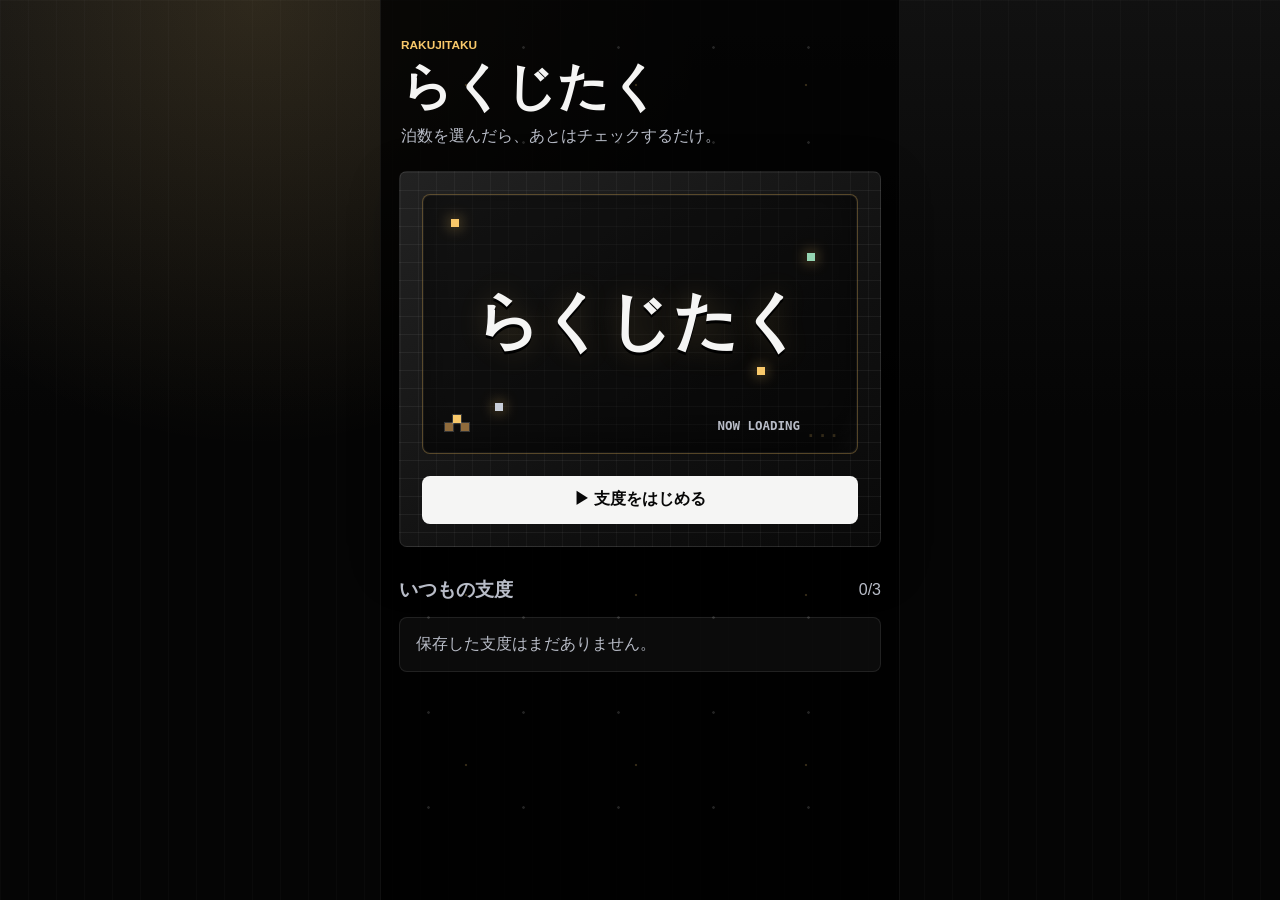
<file: index.html>
<!doctype html>
<html lang="ja">
  <head>
    <meta charset="utf-8" />
    <meta name="viewport" content="width=device-width, initial-scale=1" />
    <title>らくじたく</title>
    <meta
      name="description"
      content="泊数を選ぶだけで旅行や帰省の持ち物チェックリストを作れる、静的フロントエンドアプリです。"
    />
    <link rel="canonical" href="https://fukashiimo.github.io/rakujitaku/" />
    <meta name="theme-color" content="#050505" />
    <meta property="og:type" content="website" />
    <meta property="og:site_name" content="らくじたく" />
    <meta property="og:title" content="らくじたく｜泊数を選ぶだけの持ち物チェックリスト" />
    <meta
      property="og:description"
      content="泊数を選ぶだけで旅行や帰省の持ち物チェックリストを作れる無料アプリ。登録不要ですぐ使えます。"
    />
    <meta property="og:url" content="https://fukashiimo.github.io/rakujitaku/" />
    <meta property="og:locale" content="ja_JP" />
    <meta name="twitter:card" content="summary" />
    <link rel="stylesheet" href="styles.css?v=20260708o" />
  </head>
  <body>
    <main class="shell">
      <section class="screen is-active" id="homeScreen" aria-labelledby="homeTitle">
        <header class="app-header">
          <p class="eyebrow">RAKUJITAKU</p>
          <h1 id="homeTitle">らくじたく</h1>
          <p class="lead">泊数を選んだら、あとはチェックするだけ。</p>
        </header>

        <div class="panel hero-panel game-panel">
          <div class="game-stage" aria-hidden="true">
            <div class="pixel-stars">
              <span></span>
              <span></span>
              <span></span>
              <span></span>
            </div>
            <div class="game-title">
              <strong>らくじたく</strong>
            </div>
            <div class="loading-steps">
              <span class="loading-label">NOW LOADING</span>
              <span class="loading-dot">.</span>
              <span class="loading-dot">.</span>
              <span class="loading-dot">.</span>
            </div>
            <div class="pixel-bag">
              <span></span>
              <span></span>
              <span></span>
            </div>
          </div>
          <button class="primary-action" type="button" data-go="nights">
            支度をはじめる
          </button>
        </div>

        <div class="draft-resume" id="draftResume" aria-label="支度の途中" hidden></div>

        <section class="section-block" aria-labelledby="savedTitle">
          <div class="section-heading">
            <h2 id="savedTitle">いつもの支度</h2>
            <span id="savedCount">0/3</span>
          </div>
          <div class="saved-list" id="savedList"></div>
        </section>
      </section>

      <section class="screen" id="nightsScreen" aria-labelledby="nightsTitle">
        <button class="back-button" type="button" data-go="home">戻る</button>
        <header class="screen-header">
          <p class="eyebrow">STEP 1</p>
          <h1 id="nightsTitle">何泊しますか？</h1>
        </header>

        <div class="option-grid" id="nightOptions" role="radiogroup" aria-label="泊数">
          <button class="option-card" type="button" data-nights="0">日帰り</button>
          <button class="option-card" type="button" data-nights="1">1泊</button>
          <button class="option-card" type="button" data-nights="2">2泊</button>
          <button class="option-card" type="button" data-nights="3">3泊</button>
          <button class="option-card" type="button" id="moreNightsButton" aria-controls="moreNightsForm" aria-expanded="false">それ以上</button>
        </div>

        <form class="more-nights-form" id="moreNightsForm" hidden>
          <label for="customNights">宿泊数を入力</label>
          <div class="more-nights-row">
            <input id="customNights" name="customNights" type="number" inputmode="numeric" min="4" max="30" value="4" />
            <button type="submit">決定</button>
          </div>
        </form>
      </section>

      <section class="screen" id="prefsScreen" aria-labelledby="prefsTitle">
        <button class="back-button" type="button" data-go="nights">戻る</button>
        <header class="screen-header">
          <p class="eyebrow">STEP 2</p>
          <h1 id="prefsTitle">持っていくものを選ぶ</h1>
          <p class="subcopy">この質問は初回だけ。次からは同じ設定を使えます。</p>
        </header>

        <div class="check-stack" id="preferenceList"></div>

        <button class="primary-action full" type="button" id="buildListButton">チェックリストへ</button>
      </section>

      <section class="screen" id="listScreen" aria-labelledby="listTitle">
        <button class="back-button" type="button" id="listBackButton">戻る</button>
        <header class="screen-header compact">
          <p class="eyebrow">CHECKLIST</p>
          <h1 id="listTitle">持ち物チェック</h1>
          <p class="subcopy" id="tripSummary"></p>
        </header>

        <div class="progress-box">
          <div class="progress-head">
            <div class="progress-count">
              <strong id="progressText">0 / 0</strong>
              <span>準備済み</span>
            </div>
            <span class="progress-percent" id="progressPercent">0%</span>
          </div>
          <div class="progress-track" aria-hidden="true">
            <span id="progressBar"><i class="progress-cap"></i></span>
            <div class="progress-sparks" id="progressSparks"></div>
          </div>
        </div>

        <div class="list-area" id="checklist"></div>

        <form class="add-form" id="addForm">
          <label for="itemName">持ち物を追加</label>
          <div class="add-row">
            <input id="itemName" name="itemName" type="text" autocomplete="off" placeholder="例：モバイルバッテリー" />
            <button type="submit">追加</button>
          </div>
        </form>

        <div class="suggestions" id="suggestions" aria-label="よく使う持ち物"></div>

        <section class="history-block" aria-labelledby="historyTitle">
          <h2 id="historyTitle">過去に追加した持ち物</h2>
          <div class="history-list" id="itemHistory"></div>
        </section>

        <button class="primary-action full" type="button" id="completeButton">完了</button>
      </section>

      <section class="screen" id="doneScreen" aria-labelledby="doneTitle">
        <header class="screen-header">
          <p class="eyebrow">DONE</p>
          <h1 id="doneTitle">すべて準備完了</h1>
          <p class="subcopy">チェック状態は保存せず、泊数と持ち物だけを残します。</p>
        </header>

        <div class="panel done-panel game-panel">
          <div class="game-stage clear-stage" aria-hidden="true">
            <div class="pixel-stars">
              <span></span>
              <span></span>
              <span></span>
              <span></span>
            </div>
            <div class="game-title clear-title">
              <span>CLEAR</span>
              <strong>支度ができました</strong>
            </div>
            <div class="clear-badge">READY</div>
            <div class="pixel-bag">
              <span></span>
              <span></span>
              <span></span>
            </div>
          </div>
          <label class="save-name-field" for="tripName">
            保存名
            <input id="tripName" name="tripName" type="text" autocomplete="off" placeholder="例：夏の帰省、旅行セット" />
          </label>
          <button class="primary-action full" type="button" id="saveTripButton">
            この支度を保存する
          </button>
          <button class="secondary-action full" type="button" data-go="home">ホームへ戻る</button>
        </div>
      </section>
    </main>

    <div class="modal-overlay" id="saveSlotModal" hidden>
      <div class="modal-card" role="dialog" aria-modal="true" aria-labelledby="saveSlotTitle">
        <h2 id="saveSlotTitle">保存できるのは3つまで</h2>
        <p class="modal-desc">入れ替える支度を選ぶと、その支度が今の内容に置き換わります。</p>
        <div class="modal-options" id="saveSlotOptions"></div>
        <button class="secondary-action full" type="button" id="saveSlotCancel">やめる</button>
      </div>
    </div>

    <script src="app.js?v=20260708n"></script>
  </body>
</html>
</file>
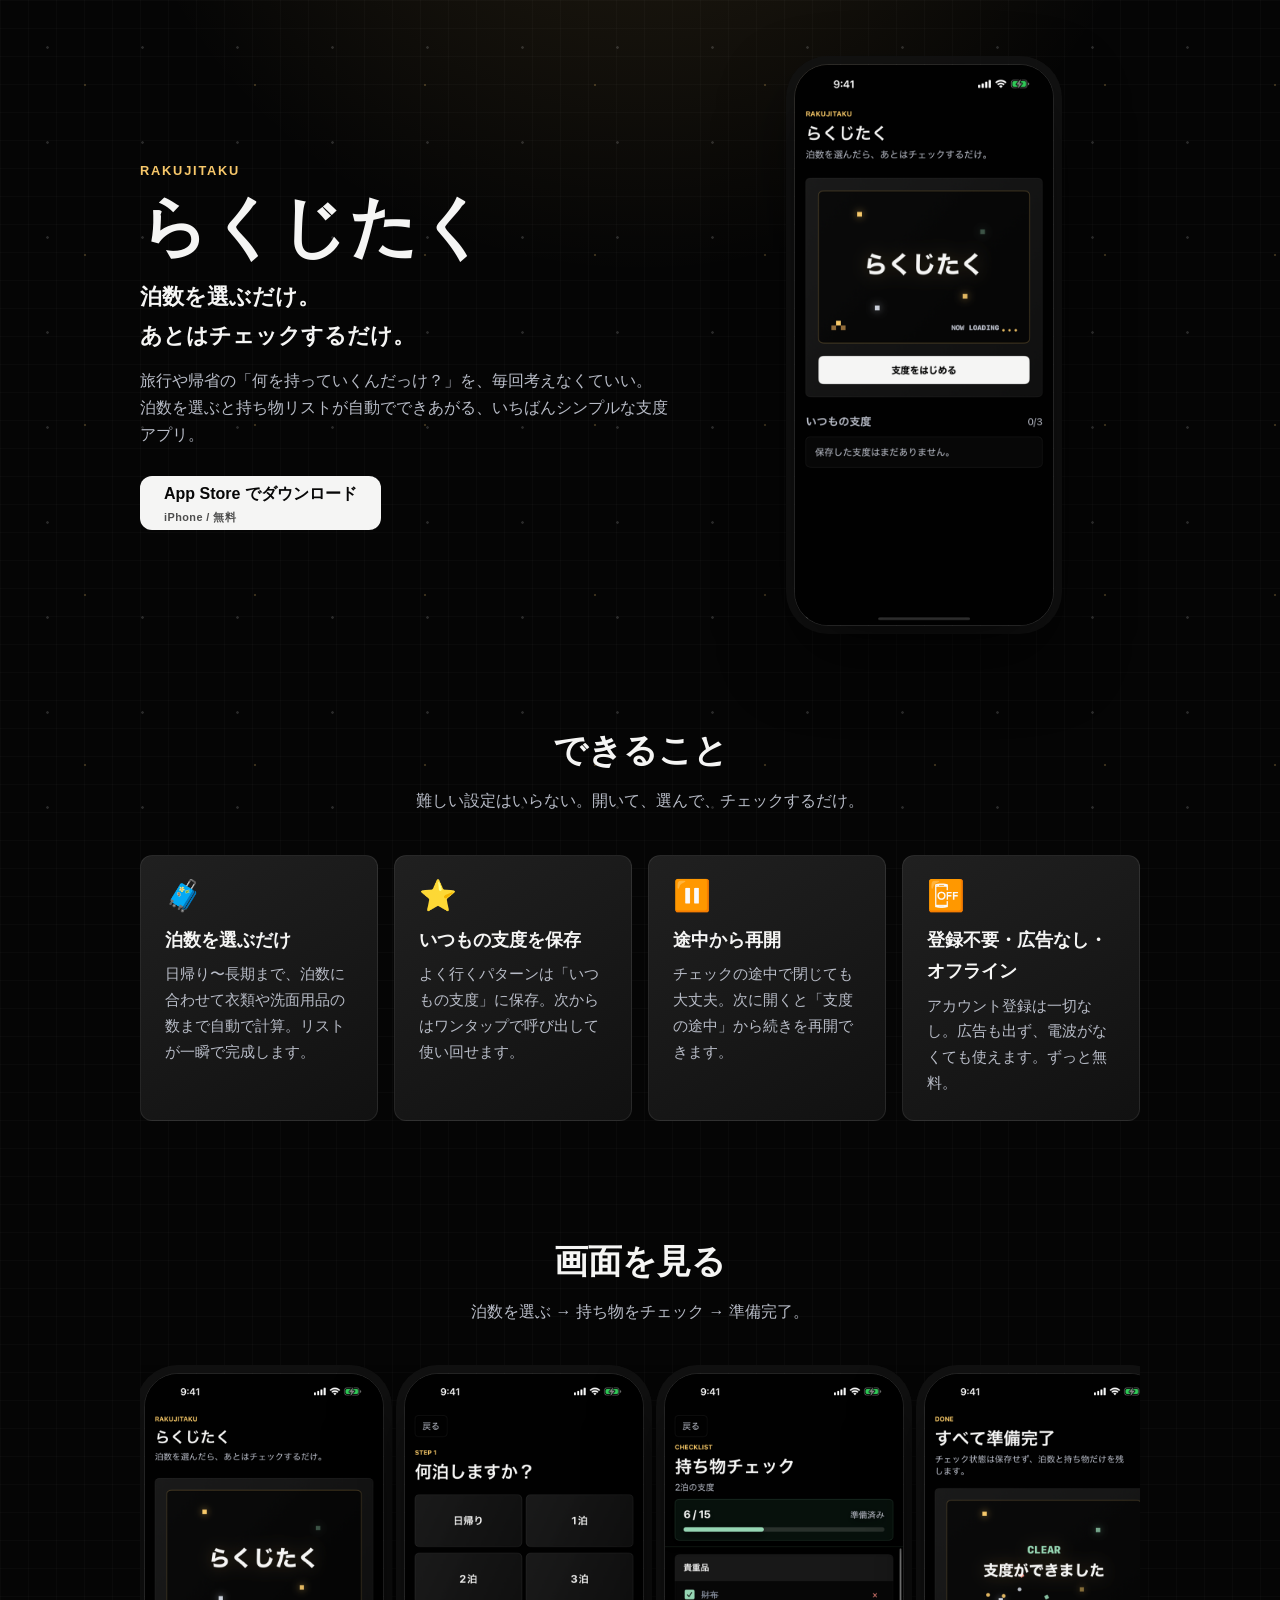
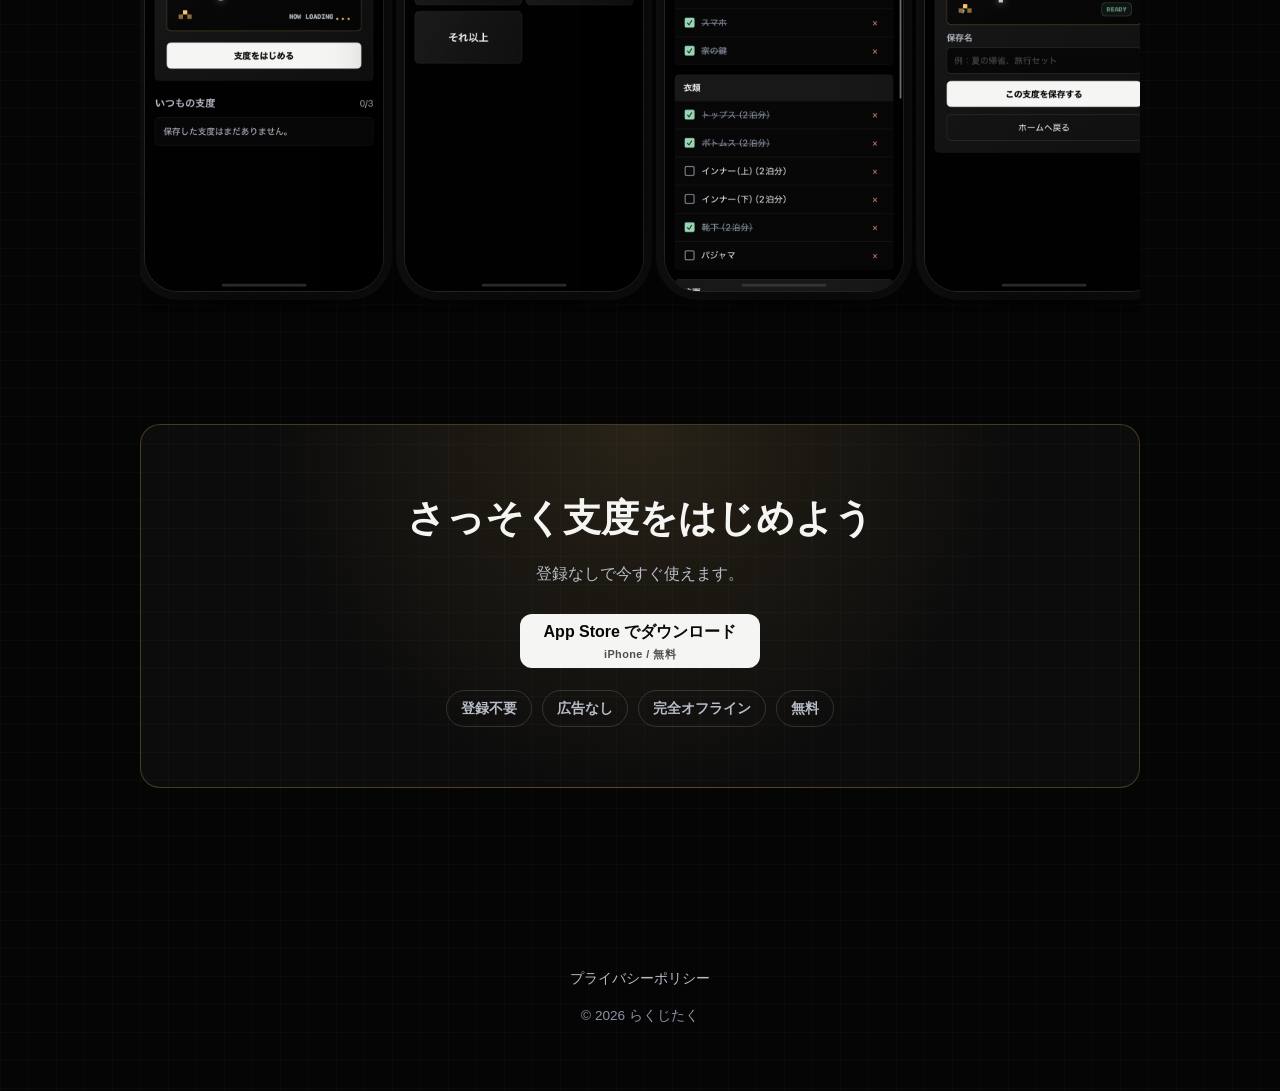
<file: lp/index.html>
<!doctype html>
<html lang="ja">
  <head>
    <meta charset="utf-8" />
    <meta name="viewport" content="width=device-width, initial-scale=1" />
    <title>らくじたく｜泊数を選ぶだけの持ち物チェックリスト</title>
    <meta
      name="description"
      content="旅行・帰省の持ち物リストを、泊数を選ぶだけで自動作成。登録不要・広告なし・完全オフライン。iPhoneアプリで無料で使えます。"
    />
    <link rel="canonical" href="https://fukashiimo.github.io/rakujitaku/lp/" />
    <meta name="theme-color" content="#050505" />
    <meta property="og:type" content="website" />
    <meta property="og:site_name" content="らくじたく" />
    <meta property="og:title" content="らくじたく｜泊数を選ぶだけの持ち物チェックリスト" />
    <meta
      property="og:description"
      content="泊数を選ぶだけで、旅行・帰省の持ち物リストが完成。登録不要・広告なし・完全オフライン。"
    />
    <meta property="og:url" content="https://fukashiimo.github.io/rakujitaku/lp/" />
    <meta property="og:locale" content="ja_JP" />
    <meta name="twitter:card" content="summary_large_image" />
    <style>
      :root {
        color-scheme: dark;
        --bg: #050505;
        --panel: #171717;
        --panel-2: #202020;
        --text: #f5f5f4;
        --muted: #b8bcc7;
        --soft: #8b93a3;
        --accent: #f8c86a;
        --accent-2: #95d5b2;
        --radius: 12px;
        font-family: -apple-system, BlinkMacSystemFont, "Hiragino Sans", "Yu Gothic",
          "YuGothic", "Noto Sans JP", sans-serif;
      }

      * {
        box-sizing: border-box;
      }

      body {
        margin: 0;
        color: var(--text);
        background:
          linear-gradient(rgba(255, 255, 255, 0.02) 1px, transparent 1px),
          linear-gradient(90deg, rgba(255, 255, 255, 0.02) 1px, transparent 1px),
          radial-gradient(circle at 50% -10%, rgba(248, 200, 106, 0.14), transparent 34rem),
          var(--bg);
        background-size: 28px 28px, 28px 28px, 100% 100%, 100% 100%;
        line-height: 1.7;
        overflow-x: hidden;
      }

      /* 流れる星空 */
      body::before {
        content: "";
        position: fixed;
        inset: 0;
        z-index: 0;
        pointer-events: none;
        background-image:
          radial-gradient(circle, rgba(248, 200, 106, 0.22) 1px, transparent 1.6px),
          radial-gradient(circle, rgba(255, 255, 255, 0.14) 1px, transparent 1.6px);
        background-size: 170px 170px, 95px 95px;
        animation: starDrift 150s linear infinite;
      }

      @keyframes starDrift {
        to {
          background-position: -70px 1700px, 30px 950px;
        }
      }

      main {
        position: relative;
        z-index: 1;
        width: min(100%, 1040px);
        margin: 0 auto;
        padding: 0 20px 80px;
      }

      a {
        color: inherit;
      }

      .eyebrow {
        margin: 0 0 10px;
        color: var(--accent);
        font-size: 0.8rem;
        font-weight: 800;
        letter-spacing: 0.14em;
      }

      /* ===== hero ===== */
      .hero {
        display: grid;
        grid-template-columns: 1.1fr 0.9fr;
        gap: 40px;
        align-items: center;
        padding: 64px 0 40px;
      }

      .hero h1 {
        margin: 0 0 16px;
        font-size: clamp(2.6rem, 7vw, 4.2rem);
        line-height: 1.05;
        letter-spacing: 0.01em;
      }

      .hero .lead {
        margin: 0 0 12px;
        font-size: clamp(1.1rem, 2.4vw, 1.4rem);
        color: var(--text);
        font-weight: 700;
      }

      .hero .sub {
        margin: 0 0 28px;
        color: var(--muted);
      }

      .cta {
        display: flex;
        flex-wrap: wrap;
        gap: 14px;
      }

      .btn {
        display: inline-flex;
        align-items: center;
        gap: 10px;
        min-height: 54px;
        padding: 0 24px;
        border-radius: var(--radius);
        font-weight: 800;
        text-decoration: none;
        transition: transform 130ms ease, box-shadow 200ms ease, border-color 160ms ease;
      }

      .btn-primary {
        background: var(--text);
        color: #070707;
      }

      .btn-primary:hover {
        transform: translateY(-2px);
        box-shadow: 0 14px 30px rgba(0, 0, 0, 0.5);
      }

      .btn-ghost {
        border: 1px solid rgba(255, 255, 255, 0.18);
        color: var(--text);
        background: rgba(255, 255, 255, 0.02);
      }

      .btn-ghost:hover {
        transform: translateY(-2px);
        border-color: rgba(248, 200, 106, 0.5);
      }

      .btn small {
        display: block;
        font-size: 0.68rem;
        font-weight: 600;
        opacity: 0.7;
        letter-spacing: 0.04em;
      }

      .hero-shot {
        justify-self: center;
        position: relative;
      }

      .phone {
        width: min(260px, 72vw);
        border-radius: 34px;
        border: 1px solid rgba(255, 255, 255, 0.12);
        box-shadow:
          0 30px 70px rgba(0, 0, 0, 0.6),
          0 0 0 8px rgba(20, 20, 20, 0.9);
        display: block;
        animation: floaty 5s ease-in-out infinite;
      }

      @keyframes floaty {
        0%,
        100% {
          transform: translateY(0);
        }
        50% {
          transform: translateY(-10px);
        }
      }

      /* ===== features ===== */
      .section-title {
        text-align: center;
        font-size: clamp(1.5rem, 4vw, 2.1rem);
        margin: 0 0 8px;
      }

      .section-note {
        text-align: center;
        color: var(--muted);
        margin: 0 0 40px;
      }

      section {
        padding: 56px 0;
      }

      .features {
        display: grid;
        grid-template-columns: repeat(auto-fit, minmax(230px, 1fr));
        gap: 16px;
      }

      .feature {
        padding: 24px;
        border: 1px solid rgba(255, 255, 255, 0.08);
        border-radius: var(--radius);
        background: linear-gradient(150deg, var(--panel-2), #111);
        transition: transform 160ms ease, border-color 160ms ease;
      }

      .feature:hover {
        transform: translateY(-3px);
        border-color: rgba(248, 200, 106, 0.35);
      }

      .feature .ico {
        font-size: 1.9rem;
        line-height: 1;
      }

      .feature h3 {
        margin: 14px 0 6px;
        font-size: 1.15rem;
      }

      .feature p {
        margin: 0;
        color: var(--muted);
        font-size: 0.95rem;
      }

      /* ===== shots ===== */
      .shots {
        display: flex;
        gap: 20px;
        overflow-x: auto;
        padding: 8px 4px 20px;
        scroll-snap-type: x mandatory;
      }

      .shots .phone {
        flex: none;
        width: 240px;
        scroll-snap-align: center;
        animation: none;
      }

      /* ===== final cta ===== */
      .final {
        text-align: center;
        padding: 60px 24px;
        border: 1px solid rgba(248, 200, 106, 0.24);
        border-radius: 20px;
        background:
          radial-gradient(circle at 50% 0%, rgba(248, 200, 106, 0.12), transparent 60%),
          rgba(255, 255, 255, 0.03);
      }

      .final h2 {
        font-size: clamp(1.6rem, 4.5vw, 2.4rem);
        margin: 0 0 10px;
      }

      .final .cta {
        justify-content: center;
        margin-top: 26px;
      }

      .pills {
        display: flex;
        flex-wrap: wrap;
        justify-content: center;
        gap: 10px;
        margin-top: 22px;
      }

      .pill {
        padding: 6px 14px;
        border-radius: 999px;
        border: 1px solid rgba(255, 255, 255, 0.14);
        color: var(--muted);
        font-size: 0.85rem;
        font-weight: 700;
      }

      footer {
        position: relative;
        z-index: 1;
        text-align: center;
        color: var(--soft);
        font-size: 0.85rem;
        padding: 30px 20px 50px;
      }

      footer a {
        color: var(--muted);
        text-decoration: none;
      }

      footer a:hover {
        color: var(--accent);
      }

      @media (max-width: 720px) {
        .hero {
          grid-template-columns: 1fr;
          text-align: center;
          padding-top: 44px;
          gap: 30px;
        }
        .cta {
          justify-content: center;
        }
      }

      @media (prefers-reduced-motion: reduce) {
        *,
        *::before,
        *::after {
          animation: none !important;
        }
      }
    </style>
  </head>
  <body>
    <main>
      <section class="hero">
        <div>
          <p class="eyebrow">RAKUJITAKU</p>
          <h1>らくじたく</h1>
          <p class="lead">泊数を選ぶだけ。<br />あとはチェックするだけ。</p>
          <p class="sub">
            旅行や帰省の「何を持っていくんだっけ？」を、毎回考えなくていい。<br />
            泊数を選ぶと持ち物リストが自動でできあがる、いちばんシンプルな支度アプリ。
          </p>
          <div class="cta">
            <a class="btn btn-primary" href="https://apps.apple.com/jp/app/id6788356709">
              <span> App Store でダウンロード <small>iPhone / 無料</small> </span>
            </a>
          </div>
        </div>
        <div class="hero-shot">
          <img class="phone" src="img/01_home.png" alt="らくじたくのホーム画面" />
        </div>
      </section>

      <section>
        <h2 class="section-title">できること</h2>
        <p class="section-note">難しい設定はいらない。開いて、選んで、チェックするだけ。</p>
        <div class="features">
          <div class="feature">
            <div class="ico">🧳</div>
            <h3>泊数を選ぶだけ</h3>
            <p>日帰り〜長期まで、泊数に合わせて衣類や洗面用品の数まで自動で計算。リストが一瞬で完成します。</p>
          </div>
          <div class="feature">
            <div class="ico">⭐️</div>
            <h3>いつもの支度を保存</h3>
            <p>よく行くパターンは「いつもの支度」に保存。次からはワンタップで呼び出して使い回せます。</p>
          </div>
          <div class="feature">
            <div class="ico">⏸️</div>
            <h3>途中から再開</h3>
            <p>チェックの途中で閉じても大丈夫。次に開くと「支度の途中」から続きを再開できます。</p>
          </div>
          <div class="feature">
            <div class="ico">📴</div>
            <h3>登録不要・広告なし・オフライン</h3>
            <p>アカウント登録は一切なし。広告も出ず、電波がなくても使えます。ずっと無料。</p>
          </div>
        </div>
      </section>

      <section>
        <h2 class="section-title">画面を見る</h2>
        <p class="section-note">泊数を選ぶ → 持ち物をチェック → 準備完了。</p>
        <div class="shots">
          <img class="phone" src="img/01_home.png" alt="ホーム画面" loading="lazy" />
          <img class="phone" src="img/02_nights.png" alt="泊数を選ぶ画面" loading="lazy" />
          <img class="phone" src="img/03_checklist.png" alt="持ち物チェック画面" loading="lazy" />
          <img class="phone" src="img/04_done.png" alt="準備完了画面" loading="lazy" />
        </div>
      </section>

      <section>
        <div class="final">
          <h2>さっそく支度をはじめよう</h2>
          <p class="section-note" style="margin: 0">登録なしで今すぐ使えます。</p>
          <div class="cta">
            <a class="btn btn-primary" href="https://apps.apple.com/jp/app/id6788356709">
              <span> App Store でダウンロード <small>iPhone / 無料</small> </span>
            </a>
          </div>
          <div class="pills">
            <span class="pill">登録不要</span>
            <span class="pill">広告なし</span>
            <span class="pill">完全オフライン</span>
            <span class="pill">無料</span>
          </div>
        </div>
      </section>
    </main>

    <footer>
      <p>
        <a href="../privacy.html">プライバシーポリシー</a>
      </p>
      <p>© 2026 らくじたく</p>
    </footer>
  </body>
</html>
</file>
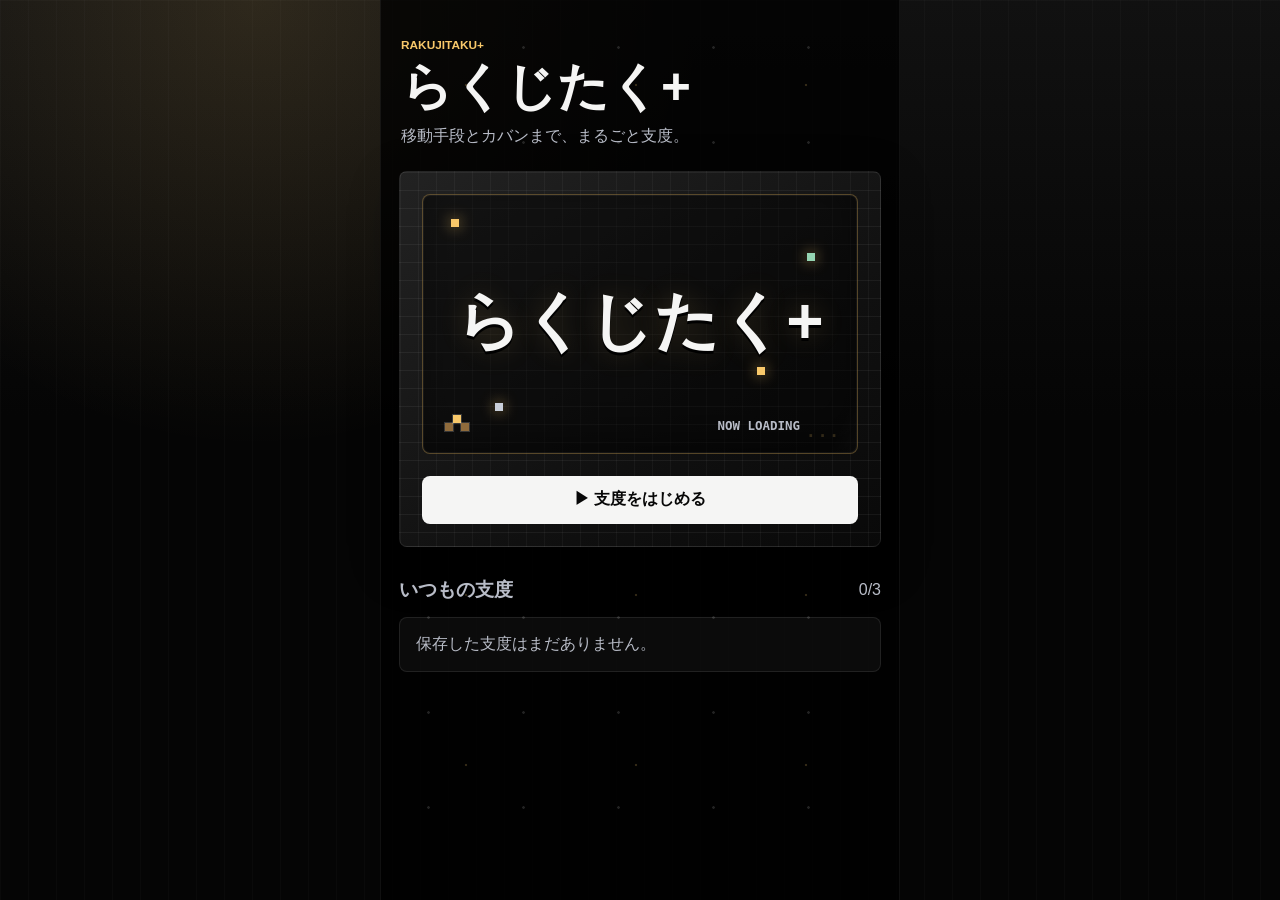
<file: plus/index.html>
<!doctype html>
<html lang="ja">
  <head>
    <meta charset="utf-8" />
    <meta name="viewport" content="width=device-width, initial-scale=1" />
    <title>らくじたく+（プロトタイプ）</title>
    <meta
      name="description"
      content="旅行手段とカバンまで考えて、持ち物・買い物リストを組み立てられる「らくじたく+」のプロトタイプです。"
    />
    <meta name="theme-color" content="#050505" />
    <meta name="robots" content="noindex" />
    <link rel="stylesheet" href="styles.css?v=plus4" />
  </head>
  <body>
    <main class="shell">
      <section class="screen is-active" id="homeScreen" aria-labelledby="homeTitle">
        <header class="app-header">
          <p class="eyebrow">RAKUJITAKU+</p>
          <h1 id="homeTitle">らくじたく+</h1>
          <p class="lead">移動手段とカバンまで、まるごと支度。</p>
        </header>

        <div class="panel hero-panel game-panel">
          <div class="game-stage" aria-hidden="true">
            <div class="pixel-stars">
              <span></span>
              <span></span>
              <span></span>
              <span></span>
            </div>
            <div class="game-title">
              <strong>らくじたく+</strong>
            </div>
            <div class="loading-steps">
              <span class="loading-label">NOW LOADING</span>
              <span class="loading-dot">.</span>
              <span class="loading-dot">.</span>
              <span class="loading-dot">.</span>
            </div>
            <div class="pixel-bag">
              <span></span>
              <span></span>
              <span></span>
            </div>
          </div>
          <button class="primary-action" type="button" data-go="nights">
            支度をはじめる
          </button>
        </div>

        <div class="draft-resume" id="draftResume" aria-label="支度の途中" hidden></div>

        <section class="section-block" aria-labelledby="savedTitle">
          <div class="section-heading">
            <h2 id="savedTitle">いつもの支度</h2>
            <span id="savedCount">0/3</span>
          </div>
          <div class="saved-list" id="savedList"></div>
        </section>
      </section>

      <section class="screen" id="nightsScreen" aria-labelledby="nightsTitle">
        <button class="back-button" type="button" data-go="home">戻る</button>
        <header class="screen-header">
          <p class="eyebrow">STEP 1</p>
          <h1 id="nightsTitle">何泊しますか？</h1>
        </header>

        <div class="option-grid" id="nightOptions" role="radiogroup" aria-label="泊数">
          <button class="option-card" type="button" data-nights="0">日帰り</button>
          <button class="option-card" type="button" data-nights="1">1泊</button>
          <button class="option-card" type="button" data-nights="2">2泊</button>
          <button class="option-card" type="button" data-nights="3">3泊</button>
          <button class="option-card" type="button" id="moreNightsButton" aria-controls="moreNightsForm" aria-expanded="false">それ以上</button>
        </div>

        <form class="more-nights-form" id="moreNightsForm" hidden>
          <label for="customNights">宿泊数を入力</label>
          <div class="more-nights-row">
            <input id="customNights" name="customNights" type="number" inputmode="numeric" min="4" max="30" value="4" />
            <button type="submit">決定</button>
          </div>
        </form>
      </section>

      <section class="screen" id="travelScreen" aria-labelledby="travelTitle">
        <button class="back-button" type="button" data-go="nights">戻る</button>
        <header class="screen-header">
          <p class="eyebrow">STEP 2</p>
          <h1 id="travelTitle">どうやって行く？</h1>
          <p class="subcopy">移動手段に合わせて持ち物をおすすめします。</p>
        </header>

        <div class="option-grid" id="travelOptions" role="radiogroup" aria-label="旅行手段"></div>

        <button class="primary-action full" type="button" id="travelNextButton">次へ</button>
      </section>

      <section class="screen" id="prefsScreen" aria-labelledby="prefsTitle">
        <button class="back-button" type="button" data-go="travel">戻る</button>
        <header class="screen-header">
          <p class="eyebrow">STEP 3</p>
          <h1 id="prefsTitle">持っていくものを選ぶ</h1>
          <p class="subcopy">この質問は初回だけ。次からは同じ設定を使えます。</p>
        </header>

        <div class="check-stack" id="preferenceList"></div>

        <button class="primary-action full" type="button" id="buildListButton">チェックリストへ</button>
      </section>

      <section class="screen" id="listScreen" aria-labelledby="listTitle">
        <button class="back-button" type="button" id="listBackButton">戻る</button>
        <header class="screen-header compact">
          <p class="eyebrow">CHECKLIST</p>
          <h1 id="listTitle">持ち物チェック</h1>
          <p class="subcopy" id="tripSummary"></p>
        </header>

        <div class="progress-box">
          <div class="progress-head">
            <div class="progress-count">
              <strong id="progressText">0 / 0</strong>
              <span>準備済み</span>
            </div>
            <span class="progress-percent" id="progressPercent">0%</span>
          </div>
          <div class="progress-track" aria-hidden="true">
            <span id="progressBar"><i class="progress-cap"></i></span>
            <div class="progress-sparks" id="progressSparks"></div>
          </div>
        </div>

        <div class="view-toggle" id="viewToggle" role="tablist" aria-label="表示切り替え" hidden>
          <button class="view-tab is-selected" type="button" data-view="category" role="tab">カテゴリ別</button>
          <button class="view-tab" type="button" data-view="bag" role="tab">カバン別</button>
        </div>

        <form class="add-form compact" id="addBagForm">
          <label for="bagName">バッグを追加</label>
          <div class="add-row">
            <input id="bagName" name="bagName" type="text" autocomplete="off" placeholder="例：温泉バッグ" />
            <button type="submit">追加</button>
          </div>
        </form>

        <div class="list-area" id="checklist"></div>

        <form class="add-form" id="addForm">
          <label for="itemName">持ち物を追加</label>
          <div class="add-row">
            <input id="itemName" name="itemName" type="text" autocomplete="off" placeholder="例：モバイルバッテリー" />
            <button type="submit">追加</button>
          </div>
        </form>

        <div class="suggestions" id="suggestions" aria-label="よく使う持ち物"></div>

        <section class="history-block" aria-labelledby="historyTitle">
          <h2 id="historyTitle">過去に追加した持ち物</h2>
          <div class="history-list" id="itemHistory"></div>
        </section>

        <section class="buy-there" id="buyThereSection" aria-labelledby="buyThereTitle">
          <div class="section-heading">
            <h2 id="buyThereTitle">現地で買うもの</h2>
            <span class="subcopy">任意</span>
          </div>
          <p class="subcopy">持っていかず、旅先で調達するものを選べます。</p>
          <div class="list-area" id="buyThereList"></div>
          <div class="suggestions" id="buyThereSuggestions" aria-label="現地で買うものの候補"></div>
        </section>

        <button class="primary-action full" type="button" id="completeButton">完了</button>
      </section>

      <section class="screen" id="doneScreen" aria-labelledby="doneTitle">
        <header class="screen-header">
          <p class="eyebrow">DONE</p>
          <h1 id="doneTitle">すべて準備完了</h1>
          <p class="subcopy">チェック状態は保存せず、泊数と持ち物だけを残します。</p>
        </header>

        <div class="panel done-panel game-panel">
          <div class="game-stage clear-stage" aria-hidden="true">
            <div class="pixel-stars">
              <span></span>
              <span></span>
              <span></span>
              <span></span>
            </div>
            <div class="game-title clear-title">
              <span>CLEAR</span>
              <strong>支度ができました</strong>
            </div>
            <div class="clear-badge">READY</div>
            <div class="pixel-bag">
              <span></span>
              <span></span>
              <span></span>
            </div>
          </div>
          <label class="save-name-field" for="tripName">
            保存名
            <input id="tripName" name="tripName" type="text" autocomplete="off" placeholder="例：夏の帰省、旅行セット" />
          </label>
          <button class="primary-action full" type="button" id="saveTripButton">
            この支度を保存する
          </button>
          <button class="secondary-action full" type="button" data-go="home">ホームへ戻る</button>
        </div>
      </section>
    </main>

    <div class="modal-overlay" id="saveSlotModal" hidden>
      <div class="modal-card" role="dialog" aria-modal="true" aria-labelledby="saveSlotTitle">
        <h2 id="saveSlotTitle">保存できるのは3つまで</h2>
        <p class="modal-desc">入れ替える支度を選ぶと、その支度が今の内容に置き換わります。</p>
        <div class="modal-options" id="saveSlotOptions"></div>
        <button class="secondary-action full" type="button" id="saveSlotCancel">やめる</button>
      </div>
    </div>

    <script src="app.js?v=plus4"></script>
  </body>
</html>
</file>
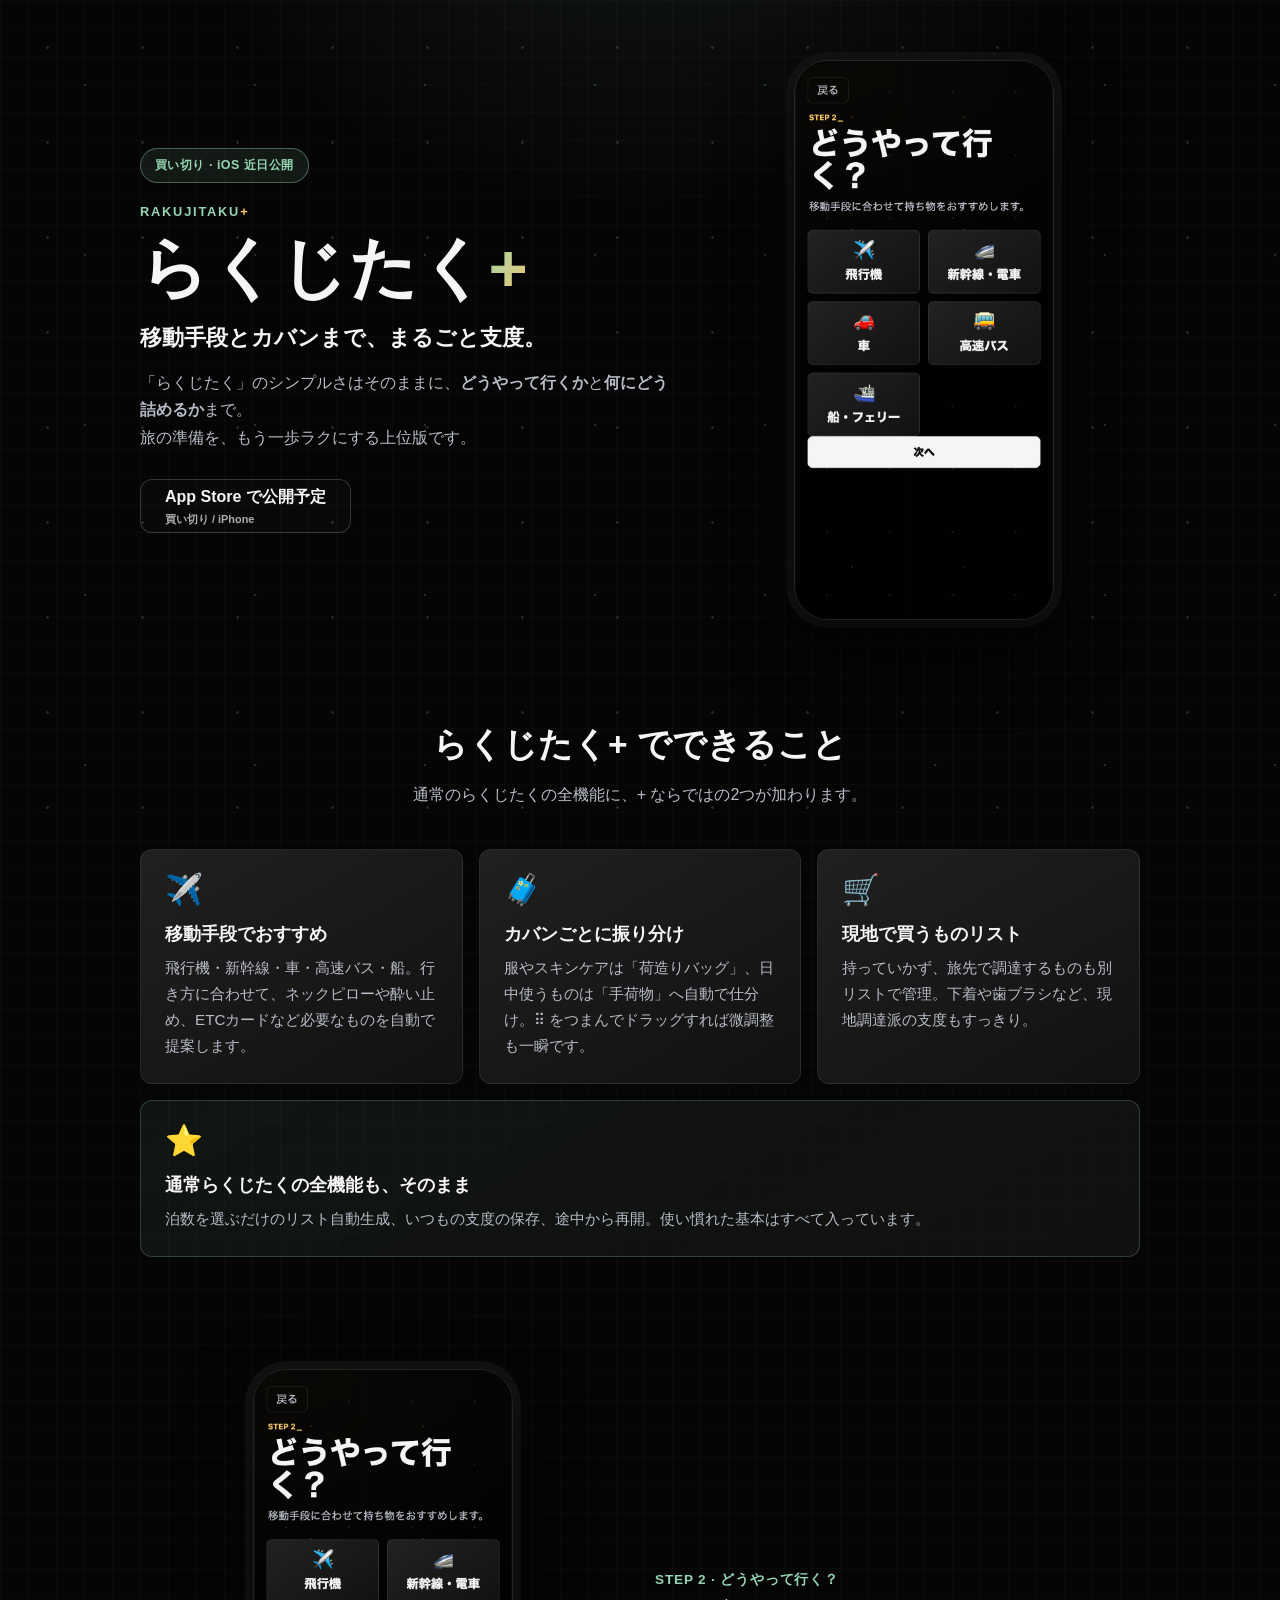
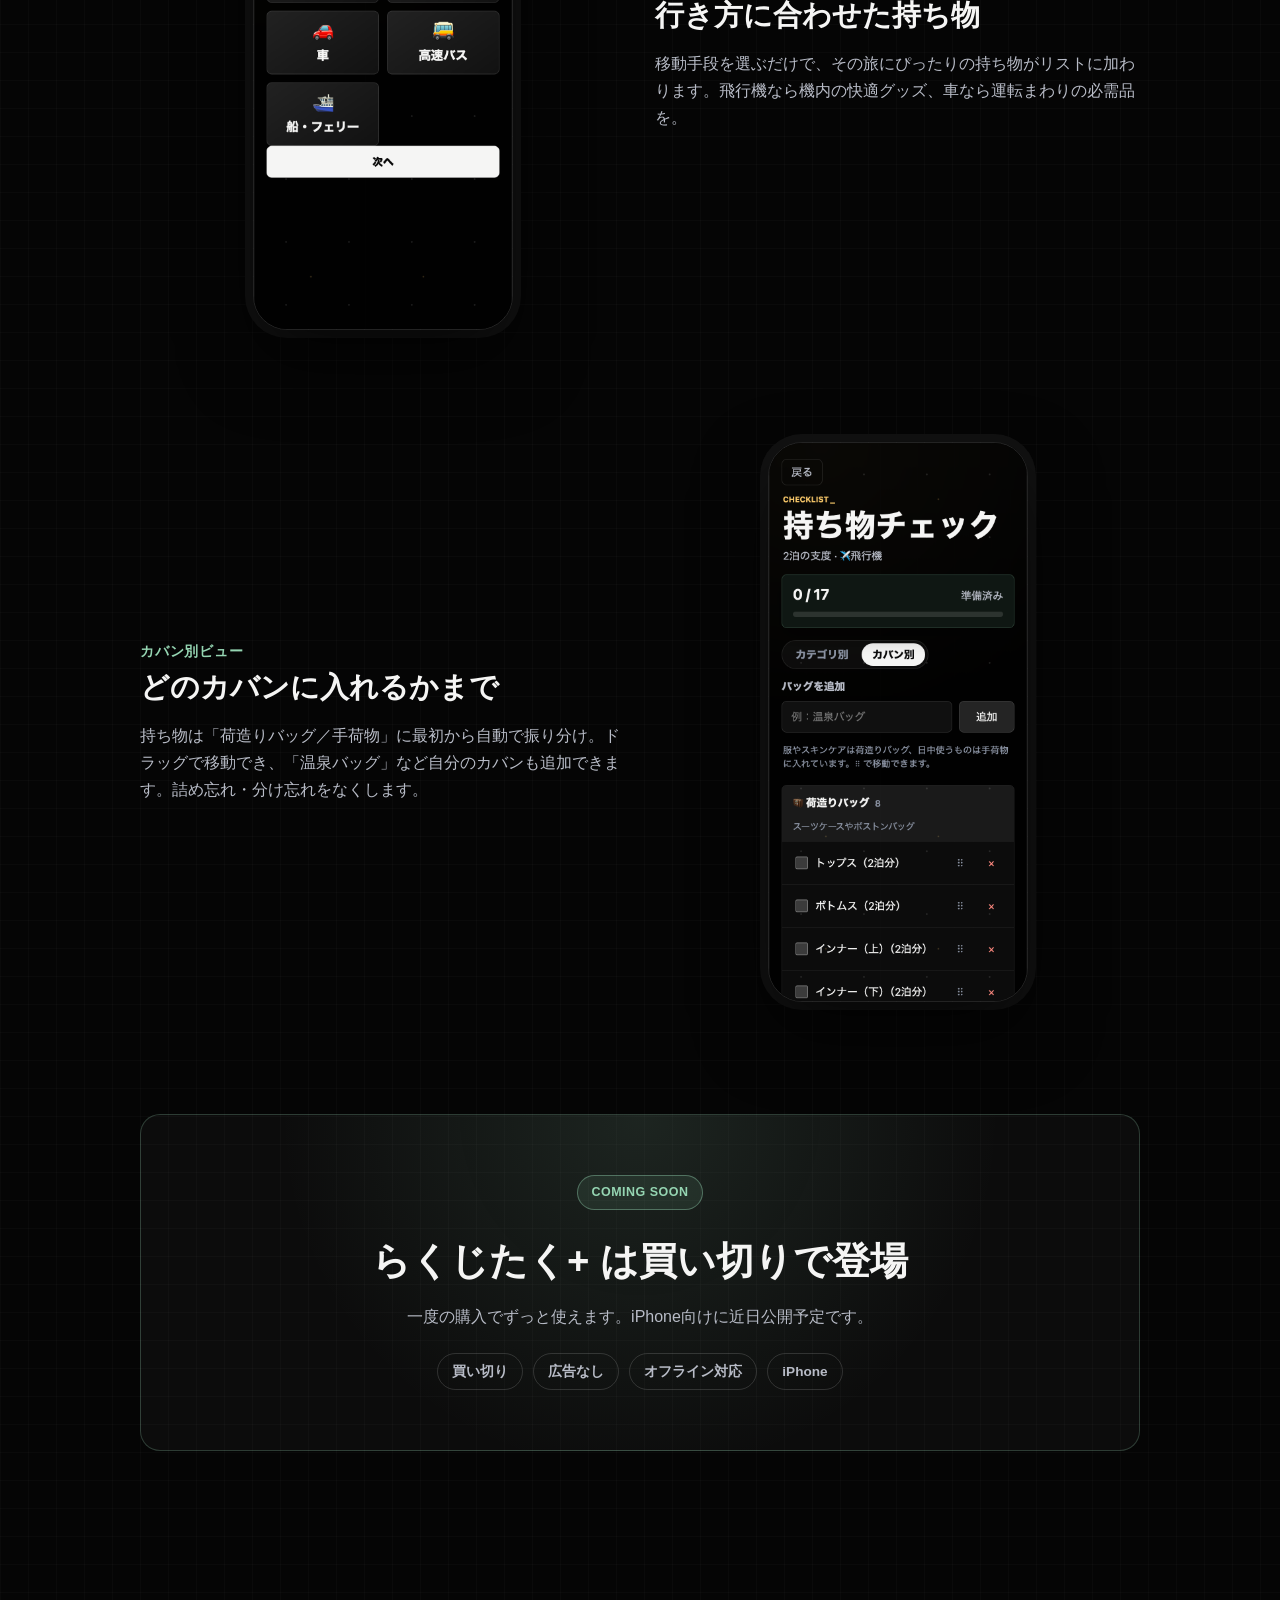
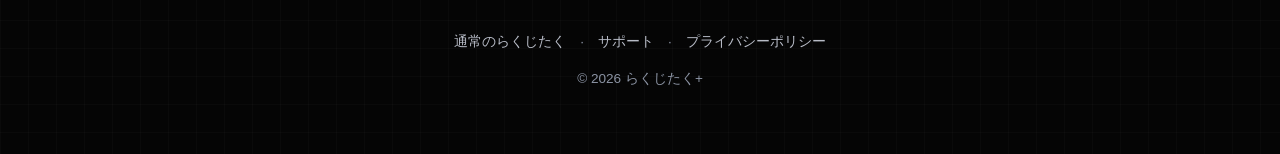
<file: plus/lp/index.html>
<!doctype html>
<html lang="ja">
  <head>
    <meta charset="utf-8" />
    <meta name="viewport" content="width=device-width, initial-scale=1" />
    <title>らくじたく+｜移動手段とカバンまで考える、旅の支度アプリ</title>
    <meta
      name="description"
      content="移動手段に合わせた持ち物のおすすめ、カバンごとの振り分け、現地で買うものリスト。旅の支度をもっと深く。買い切りのiOSアプリ「らくじたく+」。"
    />
    <link rel="canonical" href="https://fukashiimo.github.io/rakujitaku/plus/lp/" />
    <meta name="theme-color" content="#050505" />
    <meta name="robots" content="noindex" />
    <meta property="og:type" content="website" />
    <meta property="og:site_name" content="らくじたく+" />
    <meta property="og:title" content="らくじたく+｜移動手段とカバンまで考える、旅の支度アプリ" />
    <meta
      property="og:description"
      content="移動手段のおすすめ・カバン振り分け・現地で買うものリスト。旅の支度をもっと深く。買い切りのiOSアプリ。"
    />
    <meta property="og:url" content="https://fukashiimo.github.io/rakujitaku/plus/lp/" />
    <meta property="og:locale" content="ja_JP" />
    <style>
      :root {
        color-scheme: dark;
        --bg: #050505;
        --panel: #171717;
        --panel-2: #202020;
        --text: #f5f5f4;
        --muted: #b8bcc7;
        --soft: #8b93a3;
        --accent: #f8c86a;
        --accent-2: #95d5b2;
        --radius: 12px;
        font-family: -apple-system, BlinkMacSystemFont, "Hiragino Sans", "Yu Gothic",
          "YuGothic", "Noto Sans JP", sans-serif;
      }

      * {
        box-sizing: border-box;
      }

      body {
        margin: 0;
        color: var(--text);
        background:
          linear-gradient(rgba(255, 255, 255, 0.02) 1px, transparent 1px),
          linear-gradient(90deg, rgba(255, 255, 255, 0.02) 1px, transparent 1px),
          radial-gradient(circle at 50% -10%, rgba(149, 213, 178, 0.14), transparent 34rem),
          var(--bg);
        background-size: 28px 28px, 28px 28px, 100% 100%, 100% 100%;
        line-height: 1.7;
        overflow-x: hidden;
      }

      body::before {
        content: "";
        position: fixed;
        inset: 0;
        z-index: 0;
        pointer-events: none;
        background-image:
          radial-gradient(circle, rgba(149, 213, 178, 0.2) 1px, transparent 1.6px),
          radial-gradient(circle, rgba(255, 255, 255, 0.14) 1px, transparent 1.6px);
        background-size: 170px 170px, 95px 95px;
        animation: starDrift 150s linear infinite;
      }

      @keyframes starDrift {
        to {
          background-position: -70px 1700px, 30px 950px;
        }
      }

      main {
        position: relative;
        z-index: 1;
        width: min(100%, 1040px);
        margin: 0 auto;
        padding: 0 20px 80px;
      }

      a {
        color: inherit;
      }

      .eyebrow {
        margin: 0 0 10px;
        color: var(--accent-2);
        font-size: 0.8rem;
        font-weight: 800;
        letter-spacing: 0.14em;
      }

      .badge {
        display: inline-block;
        margin-bottom: 18px;
        padding: 6px 14px;
        border-radius: 999px;
        border: 1px solid rgba(149, 213, 178, 0.4);
        background: rgba(149, 213, 178, 0.1);
        color: var(--accent-2);
        font-size: 0.78rem;
        font-weight: 800;
        letter-spacing: 0.04em;
      }

      /* ===== hero ===== */
      .hero {
        display: grid;
        grid-template-columns: 1.1fr 0.9fr;
        gap: 40px;
        align-items: center;
        padding: 60px 0 40px;
      }

      .hero h1 {
        margin: 0 0 16px;
        font-size: clamp(2.6rem, 7vw, 4.2rem);
        line-height: 1.05;
        letter-spacing: 0.01em;
      }

      .hero h1 .plus {
        background: linear-gradient(120deg, var(--accent-2), var(--accent));
        -webkit-background-clip: text;
        background-clip: text;
        color: transparent;
      }

      .hero .lead {
        margin: 0 0 12px;
        font-size: clamp(1.1rem, 2.4vw, 1.4rem);
        font-weight: 700;
      }

      .hero .sub {
        margin: 0 0 28px;
        color: var(--muted);
      }

      .cta {
        display: flex;
        flex-wrap: wrap;
        gap: 14px;
      }

      .btn {
        display: inline-flex;
        align-items: center;
        gap: 10px;
        min-height: 54px;
        padding: 0 24px;
        border-radius: var(--radius);
        font-weight: 800;
        text-decoration: none;
        transition: transform 130ms ease, box-shadow 200ms ease, border-color 160ms ease;
      }

      .btn-primary {
        background: linear-gradient(120deg, var(--accent-2), #cbe8d6);
        color: #062016;
      }

      .btn-primary:hover {
        transform: translateY(-2px);
        box-shadow: 0 14px 30px rgba(149, 213, 178, 0.24);
      }

      .btn-ghost {
        border: 1px solid rgba(255, 255, 255, 0.18);
        color: var(--text);
        background: rgba(255, 255, 255, 0.02);
      }

      .btn-ghost small {
        display: block;
        font-size: 0.68rem;
        font-weight: 600;
        opacity: 0.7;
      }

      .hero-shot {
        justify-self: center;
      }

      .phone {
        width: min(260px, 72vw);
        border-radius: 34px;
        border: 1px solid rgba(255, 255, 255, 0.12);
        box-shadow:
          0 30px 70px rgba(0, 0, 0, 0.6),
          0 0 0 8px rgba(20, 20, 20, 0.9);
        display: block;
        animation: floaty 5s ease-in-out infinite;
      }

      @keyframes floaty {
        0%,
        100% {
          transform: translateY(0);
        }
        50% {
          transform: translateY(-10px);
        }
      }

      /* ===== sections ===== */
      section {
        padding: 56px 0;
      }

      .section-title {
        text-align: center;
        font-size: clamp(1.5rem, 4vw, 2.1rem);
        margin: 0 0 8px;
      }

      .section-note {
        text-align: center;
        color: var(--muted);
        margin: 0 0 40px;
      }

      .features {
        display: grid;
        grid-template-columns: repeat(auto-fit, minmax(240px, 1fr));
        gap: 16px;
      }

      .feature {
        padding: 24px;
        border: 1px solid rgba(255, 255, 255, 0.08);
        border-radius: var(--radius);
        background: linear-gradient(150deg, var(--panel-2), #111);
        transition: transform 160ms ease, border-color 160ms ease;
      }

      .feature:hover {
        transform: translateY(-3px);
        border-color: rgba(149, 213, 178, 0.35);
      }

      .feature .ico {
        font-size: 1.9rem;
        line-height: 1;
      }

      .feature h3 {
        margin: 14px 0 6px;
        font-size: 1.15rem;
      }

      .feature p {
        margin: 0;
        color: var(--muted);
        font-size: 0.95rem;
      }

      .feature.wide {
        grid-column: 1 / -1;
        background: linear-gradient(150deg, rgba(149, 213, 178, 0.08), #111);
        border-color: rgba(149, 213, 178, 0.24);
      }

      /* ===== showcase ===== */
      .showcase {
        display: grid;
        grid-template-columns: 1fr 1fr;
        gap: 30px;
        align-items: center;
      }

      .showcase.reverse .shot {
        order: 2;
      }

      .showcase .shot {
        justify-self: center;
      }

      .showcase h3 {
        font-size: clamp(1.3rem, 3.4vw, 1.8rem);
        margin: 0 0 10px;
      }

      .showcase p {
        color: var(--muted);
        margin: 0;
      }

      .showcase .tag {
        color: var(--accent-2);
        font-weight: 800;
        font-size: 0.85rem;
        letter-spacing: 0.06em;
      }

      /* ===== final ===== */
      .final {
        text-align: center;
        padding: 60px 24px;
        border: 1px solid rgba(149, 213, 178, 0.24);
        border-radius: 20px;
        background:
          radial-gradient(circle at 50% 0%, rgba(149, 213, 178, 0.12), transparent 60%),
          rgba(255, 255, 255, 0.03);
      }

      .final h2 {
        font-size: clamp(1.6rem, 4.5vw, 2.4rem);
        margin: 0 0 10px;
      }

      .final .cta {
        justify-content: center;
        margin-top: 26px;
      }

      .pills {
        display: flex;
        flex-wrap: wrap;
        justify-content: center;
        gap: 10px;
        margin-top: 22px;
      }

      .pill {
        padding: 6px 14px;
        border-radius: 999px;
        border: 1px solid rgba(255, 255, 255, 0.14);
        color: var(--muted);
        font-size: 0.85rem;
        font-weight: 700;
      }

      footer {
        position: relative;
        z-index: 1;
        text-align: center;
        color: var(--soft);
        font-size: 0.85rem;
        padding: 30px 20px 50px;
      }

      footer a {
        color: var(--muted);
        text-decoration: none;
      }

      footer a:hover {
        color: var(--accent-2);
      }

      @media (max-width: 760px) {
        .hero {
          grid-template-columns: 1fr;
          text-align: center;
          padding-top: 40px;
          gap: 28px;
        }
        .cta {
          justify-content: center;
        }
        .showcase {
          grid-template-columns: 1fr;
          text-align: center;
          gap: 18px;
        }
        .showcase.reverse .shot {
          order: 0;
        }
      }

      @media (prefers-reduced-motion: reduce) {
        *,
        *::before,
        *::after {
          animation: none !important;
        }
      }
    </style>
  </head>
  <body>
    <main>
      <section class="hero">
        <div>
          <span class="badge">買い切り · iOS 近日公開</span>
          <p class="eyebrow">RAKUJITAKU<span style="color: var(--accent)">+</span></p>
          <h1>らくじたく<span class="plus">+</span></h1>
          <p class="lead">移動手段とカバンまで、まるごと支度。</p>
          <p class="sub">
            「らくじたく」のシンプルさはそのままに、<strong>どうやって行くか</strong>と<strong>何にどう詰めるか</strong>まで。<br />
            旅の準備を、もう一歩ラクにする上位版です。
          </p>
          <div class="cta">
            <a class="btn btn-ghost" href="#buy">
              <span> App Store で公開予定 <small>買い切り / iPhone</small> </span>
            </a>
          </div>
        </div>
        <div class="hero-shot">
          <img class="phone" src="img/plus_travel.png" alt="らくじたく+ 移動手段の選択画面" />
        </div>
      </section>

      <section>
        <h2 class="section-title">らくじたく+ でできること</h2>
        <p class="section-note">通常のらくじたくの全機能に、+ ならではの2つが加わります。</p>
        <div class="features">
          <div class="feature">
            <div class="ico">✈️</div>
            <h3>移動手段でおすすめ</h3>
            <p>飛行機・新幹線・車・高速バス・船。行き方に合わせて、ネックピローや酔い止め、ETCカードなど必要なものを自動で提案します。</p>
          </div>
          <div class="feature">
            <div class="ico">🧳</div>
            <h3>カバンごとに振り分け</h3>
            <p>服やスキンケアは「荷造りバッグ」、日中使うものは「手荷物」へ自動で仕分け。⠿ をつまんでドラッグすれば微調整も一瞬です。</p>
          </div>
          <div class="feature">
            <div class="ico">🛒</div>
            <h3>現地で買うものリスト</h3>
            <p>持っていかず、旅先で調達するものも別リストで管理。下着や歯ブラシなど、現地調達派の支度もすっきり。</p>
          </div>
          <div class="feature wide">
            <div class="ico">⭐️</div>
            <h3>通常らくじたくの全機能も、そのまま</h3>
            <p>泊数を選ぶだけのリスト自動生成、いつもの支度の保存、途中から再開。使い慣れた基本はすべて入っています。</p>
          </div>
        </div>
      </section>

      <section>
        <div class="showcase">
          <img class="phone shot" src="img/plus_travel.png" alt="移動手段の選択" loading="lazy" />
          <div>
            <p class="tag">STEP 2 · どうやって行く？</p>
            <h3>行き方に合わせた持ち物</h3>
            <p>移動手段を選ぶだけで、その旅にぴったりの持ち物がリストに加わります。飛行機なら機内の快適グッズ、車なら運転まわりの必需品を。</p>
          </div>
        </div>
      </section>

      <section>
        <div class="showcase reverse">
          <img class="phone shot" src="img/plus_bags.png" alt="カバン別の振り分け" loading="lazy" />
          <div>
            <p class="tag">カバン別ビュー</p>
            <h3>どのカバンに入れるかまで</h3>
            <p>持ち物は「荷造りバッグ／手荷物」に最初から自動で振り分け。ドラッグで移動でき、「温泉バッグ」など自分のカバンも追加できます。詰め忘れ・分け忘れをなくします。</p>
          </div>
        </div>
      </section>

      <section id="buy">
        <div class="final">
          <span class="badge">COMING SOON</span>
          <h2>らくじたく+ は買い切りで登場</h2>
          <p class="section-note" style="margin: 0">
            一度の購入でずっと使えます。iPhone向けに近日公開予定です。
          </p>
          <div class="pills">
            <span class="pill">買い切り</span>
            <span class="pill">広告なし</span>
            <span class="pill">オフライン対応</span>
            <span class="pill">iPhone</span>
          </div>
        </div>
      </section>
    </main>

    <footer>
      <p>
        <a href="../../lp/">通常のらくじたく</a>　·　<a href="../support.html">サポート</a>　·　<a href="../privacy.html">プライバシーポリシー</a>
      </p>
      <p>© 2026 らくじたく+</p>
    </footer>
  </body>
</html>
</file>
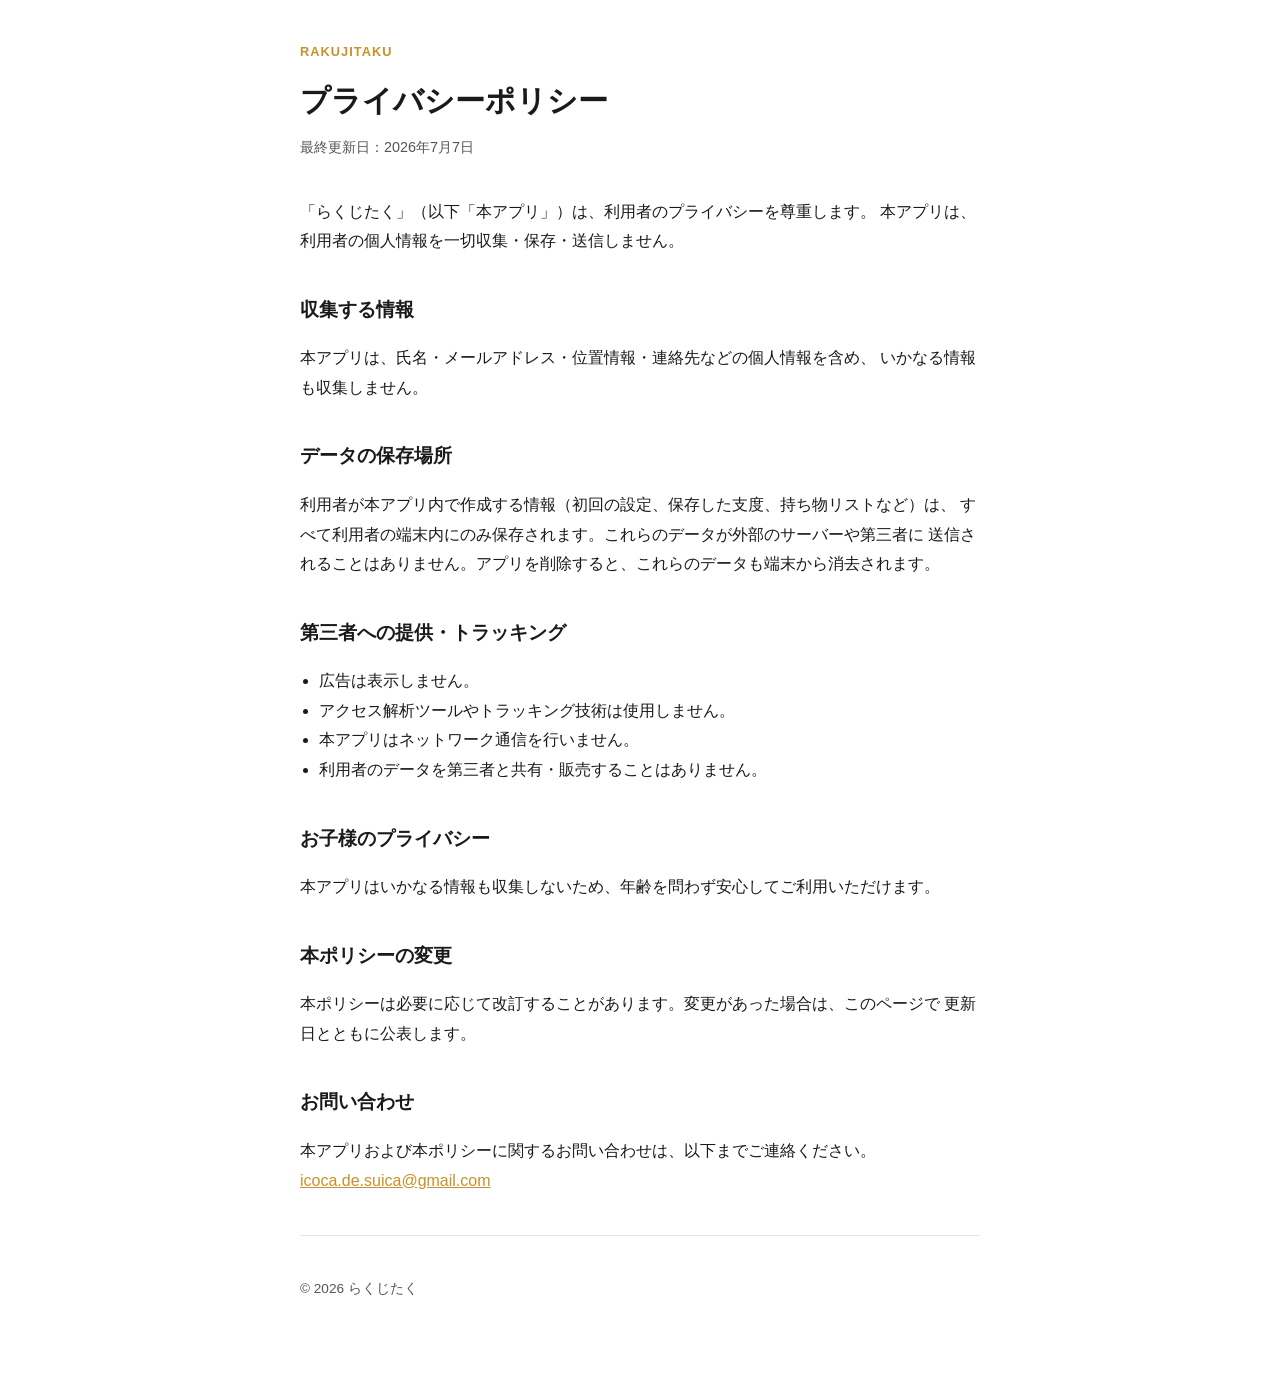
<file: privacy.html>
<!doctype html>
<html lang="ja">
  <head>
    <meta charset="utf-8" />
    <meta name="viewport" content="width=device-width, initial-scale=1" />
    <title>プライバシーポリシー｜らくじたく</title>
    <meta name="robots" content="index" />
    <style>
      :root {
        color-scheme: light dark;
        --bg: #ffffff;
        --text: #1a1a1a;
        --muted: #555;
        --accent: #c8912a;
        --line: #e6e6e6;
      }
      @media (prefers-color-scheme: dark) {
        :root {
          --bg: #0a0a0a;
          --text: #f0f0f0;
          --muted: #b0b0b0;
          --accent: #f8c86a;
          --line: #2a2a2a;
        }
      }
      * { box-sizing: border-box; }
      body {
        margin: 0;
        padding: 40px 20px 80px;
        background: var(--bg);
        color: var(--text);
        font-family: -apple-system, BlinkMacSystemFont, "Hiragino Sans", "Noto Sans JP", sans-serif;
        line-height: 1.85;
      }
      main { max-width: 680px; margin: 0 auto; }
      .eyebrow {
        color: var(--accent);
        font-weight: 700;
        font-size: 0.8rem;
        letter-spacing: 0.08em;
        margin: 0 0 8px;
      }
      h1 { font-size: 1.9rem; margin: 0 0 6px; }
      .updated { color: var(--muted); font-size: 0.9rem; margin: 0 0 36px; }
      h2 { font-size: 1.2rem; margin: 36px 0 10px; }
      p, li { color: var(--text); }
      .muted { color: var(--muted); }
      a { color: var(--accent); }
      ul { padding-left: 1.2em; }
      hr { border: none; border-top: 1px solid var(--line); margin: 40px 0; }
      footer { color: var(--muted); font-size: 0.85rem; }
    </style>
  </head>
  <body>
    <main>
      <p class="eyebrow">RAKUJITAKU</p>
      <h1>プライバシーポリシー</h1>
      <p class="updated">最終更新日：2026年7月7日</p>

      <p>
        「らくじたく」（以下「本アプリ」）は、利用者のプライバシーを尊重します。
        本アプリは、利用者の個人情報を一切収集・保存・送信しません。
      </p>

      <h2>収集する情報</h2>
      <p>
        本アプリは、氏名・メールアドレス・位置情報・連絡先などの個人情報を含め、
        いかなる情報も収集しません。
      </p>

      <h2>データの保存場所</h2>
      <p>
        利用者が本アプリ内で作成する情報（初回の設定、保存した支度、持ち物リストなど）は、
        すべて利用者の端末内にのみ保存されます。これらのデータが外部のサーバーや第三者に
        送信されることはありません。アプリを削除すると、これらのデータも端末から消去されます。
      </p>

      <h2>第三者への提供・トラッキング</h2>
      <ul>
        <li>広告は表示しません。</li>
        <li>アクセス解析ツールやトラッキング技術は使用しません。</li>
        <li>本アプリはネットワーク通信を行いません。</li>
        <li>利用者のデータを第三者と共有・販売することはありません。</li>
      </ul>

      <h2>お子様のプライバシー</h2>
      <p>
        本アプリはいかなる情報も収集しないため、年齢を問わず安心してご利用いただけます。
      </p>

      <h2>本ポリシーの変更</h2>
      <p>
        本ポリシーは必要に応じて改訂することがあります。変更があった場合は、このページで
        更新日とともに公表します。
      </p>

      <h2>お問い合わせ</h2>
      <p>
        本アプリおよび本ポリシーに関するお問い合わせは、以下までご連絡ください。<br />
        <a href="mailto:icoca.de.suica@gmail.com">icoca.de.suica@gmail.com</a>
      </p>

      <hr />
      <footer>© 2026 らくじたく</footer>
    </main>
  </body>
</html>
</file>
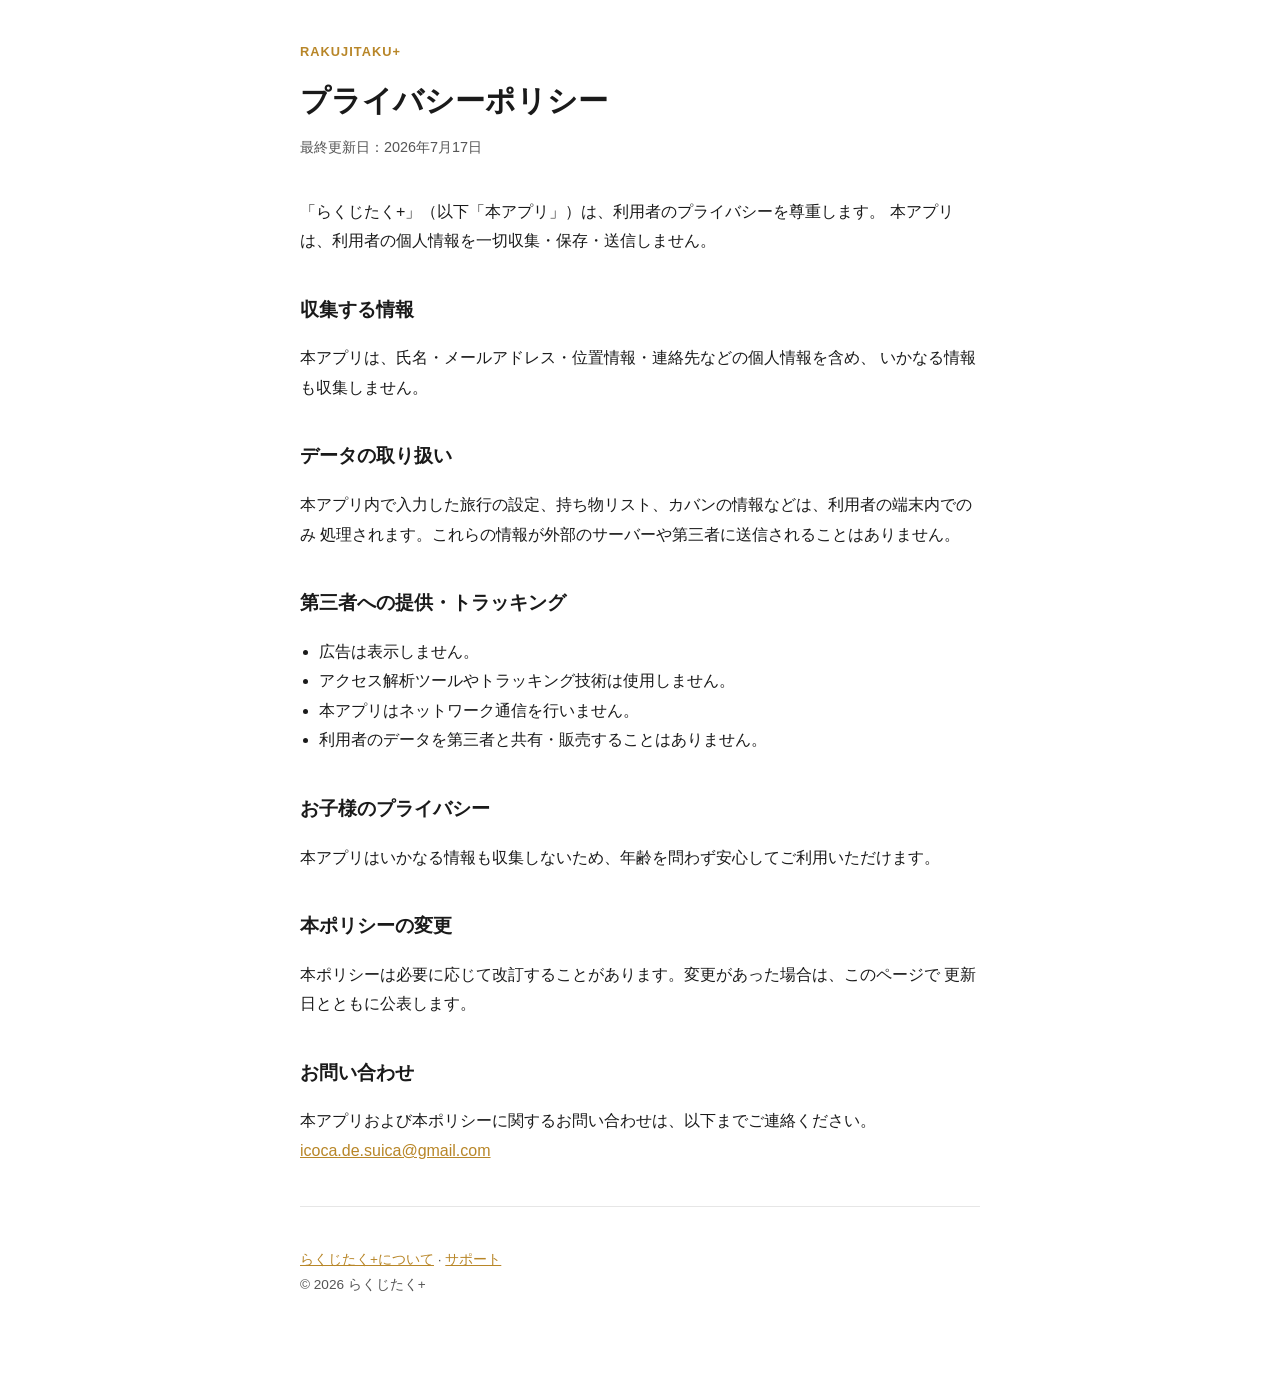
<file: plus/privacy.html>
<!doctype html>
<html lang="ja">
  <head>
    <meta charset="utf-8" />
    <meta name="viewport" content="width=device-width, initial-scale=1" />
    <title>プライバシーポリシー｜らくじたく+</title>
    <meta name="robots" content="index" />
    <style>
      :root {
        color-scheme: light dark;
        --bg: #ffffff;
        --text: #1a1a1a;
        --muted: #555;
        --accent: #b88628;
        --line: #e6e6e6;
      }
      @media (prefers-color-scheme: dark) {
        :root {
          --bg: #0a0c0b;
          --text: #f0f0f0;
          --muted: #b0b0b0;
          --accent: #f8c86a;
          --line: #2a2d2b;
        }
      }
      * { box-sizing: border-box; }
      body {
        margin: 0;
        padding: 40px 20px 80px;
        background: var(--bg);
        color: var(--text);
        font-family: -apple-system, BlinkMacSystemFont, "Hiragino Sans", "Noto Sans JP", sans-serif;
        line-height: 1.85;
      }
      main { max-width: 680px; margin: 0 auto; }
      .eyebrow {
        color: var(--accent);
        font-weight: 700;
        font-size: 0.8rem;
        letter-spacing: 0.08em;
        margin: 0 0 8px;
      }
      h1 { font-size: 1.9rem; margin: 0 0 6px; }
      .updated { color: var(--muted); font-size: 0.9rem; margin: 0 0 36px; }
      h2 { font-size: 1.2rem; margin: 36px 0 10px; }
      p, li { color: var(--text); }
      a { color: var(--accent); }
      ul { padding-left: 1.2em; }
      hr { border: none; border-top: 1px solid var(--line); margin: 40px 0; }
      footer { color: var(--muted); font-size: 0.85rem; }
    </style>
  </head>
  <body>
    <main>
      <p class="eyebrow">RAKUJITAKU+</p>
      <h1>プライバシーポリシー</h1>
      <p class="updated">最終更新日：2026年7月17日</p>

      <p>
        「らくじたく+」（以下「本アプリ」）は、利用者のプライバシーを尊重します。
        本アプリは、利用者の個人情報を一切収集・保存・送信しません。
      </p>

      <h2>収集する情報</h2>
      <p>
        本アプリは、氏名・メールアドレス・位置情報・連絡先などの個人情報を含め、
        いかなる情報も収集しません。
      </p>

      <h2>データの取り扱い</h2>
      <p>
        本アプリ内で入力した旅行の設定、持ち物リスト、カバンの情報などは、利用者の端末内でのみ
        処理されます。これらの情報が外部のサーバーや第三者に送信されることはありません。
      </p>

      <h2>第三者への提供・トラッキング</h2>
      <ul>
        <li>広告は表示しません。</li>
        <li>アクセス解析ツールやトラッキング技術は使用しません。</li>
        <li>本アプリはネットワーク通信を行いません。</li>
        <li>利用者のデータを第三者と共有・販売することはありません。</li>
      </ul>

      <h2>お子様のプライバシー</h2>
      <p>
        本アプリはいかなる情報も収集しないため、年齢を問わず安心してご利用いただけます。
      </p>

      <h2>本ポリシーの変更</h2>
      <p>
        本ポリシーは必要に応じて改訂することがあります。変更があった場合は、このページで
        更新日とともに公表します。
      </p>

      <h2>お問い合わせ</h2>
      <p>
        本アプリおよび本ポリシーに関するお問い合わせは、以下までご連絡ください。<br />
        <a href="mailto:icoca.de.suica@gmail.com">icoca.de.suica@gmail.com</a>
      </p>

      <hr />
      <footer>
        <a href="lp/">らくじたく+について</a> ·
        <a href="support.html">サポート</a><br />
        © 2026 らくじたく+
      </footer>
    </main>
  </body>
</html>
</file>
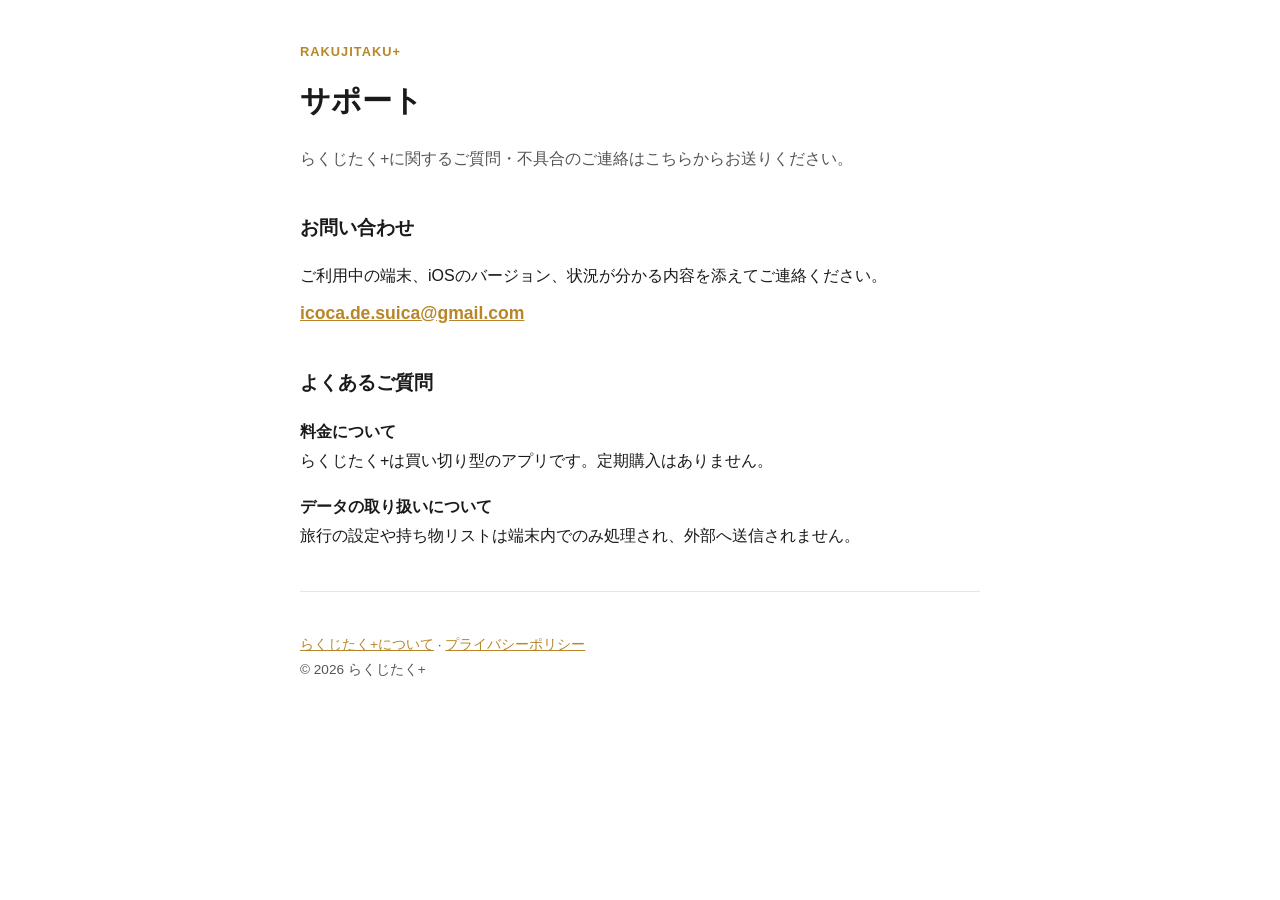
<file: plus/support.html>
<!doctype html>
<html lang="ja">
  <head>
    <meta charset="utf-8" />
    <meta name="viewport" content="width=device-width, initial-scale=1" />
    <title>サポート｜らくじたく+</title>
    <meta name="robots" content="index" />
    <style>
      :root {
        color-scheme: light dark;
        --bg: #ffffff;
        --text: #1a1a1a;
        --muted: #555;
        --accent: #b88628;
        --line: #e6e6e6;
      }
      @media (prefers-color-scheme: dark) {
        :root {
          --bg: #0a0c0b;
          --text: #f0f0f0;
          --muted: #b0b0b0;
          --accent: #f8c86a;
          --line: #2a2d2b;
        }
      }
      * { box-sizing: border-box; }
      body {
        margin: 0;
        padding: 40px 20px 80px;
        background: var(--bg);
        color: var(--text);
        font-family: -apple-system, BlinkMacSystemFont, "Hiragino Sans", "Noto Sans JP", sans-serif;
        line-height: 1.85;
      }
      main { max-width: 680px; margin: 0 auto; }
      .eyebrow {
        color: var(--accent);
        font-weight: 700;
        font-size: 0.8rem;
        letter-spacing: 0.08em;
        margin: 0 0 8px;
      }
      h1 { font-size: 1.9rem; margin: 0 0 8px; }
      h2 { font-size: 1.2rem; margin: 36px 0 10px; }
      .lead, .muted { color: var(--muted); }
      a { color: var(--accent); }
      .contact {
        display: inline-block;
        margin-top: 6px;
        font-size: 1.1rem;
        font-weight: 700;
      }
      hr { border: none; border-top: 1px solid var(--line); margin: 40px 0; }
      footer { color: var(--muted); font-size: 0.85rem; }
    </style>
  </head>
  <body>
    <main>
      <p class="eyebrow">RAKUJITAKU+</p>
      <h1>サポート</h1>
      <p class="lead">らくじたく+に関するご質問・不具合のご連絡はこちらからお送りください。</p>

      <h2>お問い合わせ</h2>
      <p>
        ご利用中の端末、iOSのバージョン、状況が分かる内容を添えてご連絡ください。<br />
        <a class="contact" href="mailto:icoca.de.suica@gmail.com">icoca.de.suica@gmail.com</a>
      </p>

      <h2>よくあるご質問</h2>
      <p><strong>料金について</strong><br />らくじたく+は買い切り型のアプリです。定期購入はありません。</p>
      <p><strong>データの取り扱いについて</strong><br />旅行の設定や持ち物リストは端末内でのみ処理され、外部へ送信されません。</p>

      <hr />
      <footer>
        <a href="lp/">らくじたく+について</a> ·
        <a href="privacy.html">プライバシーポリシー</a><br />
        © 2026 らくじたく+
      </footer>
    </main>
  </body>
</html>
</file>
<file: styles.css>
:root {
  color-scheme: dark;
  --bg: #050505;
  --panel: #171717;
  --panel-2: #202020;
  --line: #3f3f46;
  --text: #f5f5f4;
  --muted: #b8bcc7;
  --soft: #8b93a3;
  --accent: #f8c86a;
  --accent-2: #95d5b2;
  --danger: #ff8a80;
  --radius: 8px;
  font-family: -apple-system, BlinkMacSystemFont, "Hiragino Sans", "Yu Gothic", "YuGothic", "Noto Sans JP", sans-serif;
}

* {
  box-sizing: border-box;
}

body {
  margin: 0;
  min-height: 100vh;
  background:
    linear-gradient(rgba(255, 255, 255, 0.025) 1px, transparent 1px),
    linear-gradient(90deg, rgba(255, 255, 255, 0.02) 1px, transparent 1px),
    radial-gradient(circle at 20% 0%, rgba(248, 200, 106, 0.13), transparent 28rem),
    linear-gradient(180deg, #111 0%, var(--bg) 26rem);
  background-size: 100% 100%, 28px 28px, 100% 100%, 100% 100%;
  color: var(--text);
}

button,
input,
select {
  font: inherit;
}

button {
  cursor: pointer;
}

.shell {
  width: min(100%, 520px);
  min-height: 100vh;
  margin: 0 auto;
  padding: 24px 18px 40px;
  background: rgba(0, 0, 0, 0.78);
  border-inline: 1px solid rgba(255, 255, 255, 0.06);
}

.screen {
  display: none;
}

.screen.is-active {
  display: block;
}

.app-header,
.screen-header {
  padding: 14px 2px 22px;
}

.screen-header.compact {
  padding-bottom: 14px;
}

.eyebrow {
  margin: 0 0 8px;
  color: var(--accent);
  font-size: 0.74rem;
  font-weight: 700;
  letter-spacing: 0;
}

h1,
h2,
p {
  margin-top: 0;
}

h1 {
  margin-bottom: 8px;
  font-size: clamp(2rem, 12vw, 3.6rem);
  line-height: 1.05;
  letter-spacing: 0;
}

.app-header h1 {
  font-size: clamp(1.9rem, 8.2vw, 3.2rem);
  white-space: nowrap;
}

h2 {
  margin-bottom: 0;
  font-size: 1.2rem;
  letter-spacing: 0;
}

.lead,
.subcopy {
  margin-bottom: 0;
  color: var(--muted);
  line-height: 1.7;
}

.panel {
  padding: 22px;
  background: linear-gradient(145deg, var(--panel-2), #111);
  border: 1px solid rgba(255, 255, 255, 0.08);
  border-radius: var(--radius);
  box-shadow: 0 16px 48px rgba(0, 0, 0, 0.35);
}

.hero-panel {
  display: grid;
  gap: 22px;
}

.game-panel {
  position: relative;
  overflow: hidden;
  background:
    linear-gradient(rgba(255, 255, 255, 0.055) 1px, transparent 1px),
    linear-gradient(90deg, rgba(255, 255, 255, 0.04) 1px, transparent 1px),
    linear-gradient(145deg, #222, #101010 64%, #090909);
  background-size: 18px 18px, 18px 18px, 100% 100%;
}

.game-panel::before {
  content: "";
  position: absolute;
  inset: 0;
  pointer-events: none;
  background: linear-gradient(180deg, transparent 0 48%, rgba(255, 255, 255, 0.04) 50%, transparent 52% 100%);
  background-size: 100% 8px;
  opacity: 0.36;
}

.game-stage {
  position: relative;
  min-height: 260px;
  display: grid;
  place-items: center;
  padding: 26px 14px 32px;
  border: 1px solid rgba(248, 200, 106, 0.32);
  border-radius: var(--radius);
  background: rgba(0, 0, 0, 0.42);
  box-shadow:
    inset 0 0 0 1px rgba(255, 255, 255, 0.05),
    inset 0 -18px 34px rgba(0, 0, 0, 0.35);
}

.game-title {
  display: grid;
  gap: 8px;
  text-align: center;
  text-shadow: 0 3px 0 #000, 0 0 28px rgba(248, 200, 106, 0.22);
  animation: titleFloat 2.4s ease-in-out infinite;
}

.game-title span {
  color: var(--muted);
  font-size: clamp(1.1rem, 5vw, 1.5rem);
  font-weight: 800;
}

.game-title strong {
  color: var(--text);
  font-size: clamp(2.4rem, 13vw, 4rem);
  line-height: 0.95;
  letter-spacing: 0;
}

.clear-stage {
  min-height: 230px;
}

.clear-title strong {
  font-size: clamp(1.9rem, 8.4vw, 3.2rem);
  line-height: 1.15;
}

.clear-title span {
  color: var(--accent-2);
  font-family: "SFMono-Regular", Consolas, monospace;
}

.clear-badge {
  position: absolute;
  right: 18px;
  bottom: 16px;
  padding: 5px 9px;
  border: 1px solid rgba(149, 213, 178, 0.45);
  border-radius: var(--radius);
  color: var(--accent-2);
  background: rgba(149, 213, 178, 0.1);
  font-family: "SFMono-Regular", Consolas, monospace;
  font-size: 0.78rem;
  font-weight: 800;
  animation: blinkPixel 1.6s infinite;
}

.loading-steps {
  position: absolute;
  right: 18px;
  bottom: 16px;
  display: flex;
  gap: 2px;
  color: var(--accent);
  font-family: "SFMono-Regular", Consolas, monospace;
  font-weight: 800;
}

.loading-label {
  margin-right: 4px;
  color: var(--muted);
  font-size: 0.78rem;
}

.loading-dot {
  opacity: 0.18;
  transform: translateY(4px);
  animation: loadingStep 1.5s steps(1, end) infinite;
}

.loading-dot:nth-child(3) {
  animation-delay: 0.5s;
}

.loading-dot:nth-child(4) {
  animation-delay: 1s;
}

.pixel-stars span,
.pixel-bag span {
  position: absolute;
  display: block;
  width: 8px;
  height: 8px;
  background: var(--accent);
  box-shadow: 0 0 14px rgba(248, 200, 106, 0.7);
}

.pixel-stars span:nth-child(1) {
  top: 24px;
  left: 28px;
  animation: blinkPixel 1.8s infinite;
}

.pixel-stars span:nth-child(2) {
  top: 58px;
  right: 42px;
  background: var(--accent-2);
  animation: blinkPixel 2.2s 0.4s infinite;
}

.pixel-stars span:nth-child(3) {
  right: 92px;
  bottom: 78px;
  animation: blinkPixel 2s 0.8s infinite;
}

.pixel-stars span:nth-child(4) {
  left: 72px;
  bottom: 42px;
  background: #c8ced9;
  animation: blinkPixel 1.6s 0.2s infinite;
}

.pixel-bag span {
  left: 22px;
  bottom: 22px;
  background: #8f6b3c;
  box-shadow: 0 0 0 1px rgba(255, 255, 255, 0.18);
}

.pixel-bag span:nth-child(2) {
  left: 30px;
  bottom: 30px;
  background: #f8c86a;
}

.pixel-bag span:nth-child(3) {
  left: 38px;
  bottom: 22px;
  background: #8f6b3c;
}

.ascii-box {
  overflow: hidden;
  margin: 0;
  color: #c8ced9;
  font-family: "SFMono-Regular", Consolas, monospace;
  font-size: clamp(0.82rem, 3.7vw, 1.05rem);
  line-height: 1.65;
  white-space: pre;
}

.primary-action,
.secondary-action,
.back-button,
.option-card,
.add-row button,
.suggestion-button {
  min-height: 48px;
  border: 1px solid rgba(255, 255, 255, 0.12);
  border-radius: var(--radius);
  color: var(--text);
}

.primary-action {
  width: 100%;
  background: var(--text);
  color: #070707;
  font-weight: 800;
}

.primary-action:disabled {
  cursor: not-allowed;
  opacity: 0.5;
}

.secondary-action,
.back-button,
.suggestion-button {
  background: transparent;
}

.full {
  width: 100%;
}

.back-button {
  min-height: 40px;
  padding: 0 14px;
  color: var(--muted);
}

.draft-resume {
  display: flex;
  align-items: stretch;
  gap: 8px;
  margin-top: 20px;
}

.draft-resume[hidden] {
  display: none;
}

.draft-main {
  flex: 1;
  display: grid;
  gap: 6px;
  padding: 16px;
  text-align: left;
  border: 1px solid rgba(248, 200, 106, 0.4);
  border-radius: var(--radius);
  background: rgba(248, 200, 106, 0.08);
  color: var(--text);
  cursor: pointer;
  transition: transform 140ms ease, border-color 160ms ease, box-shadow 200ms ease, background 200ms ease;
}

.draft-main:hover {
  transform: translateY(-2px);
  border-color: rgba(248, 200, 106, 0.65);
  box-shadow: 0 10px 24px rgba(0, 0, 0, 0.4);
}

.draft-main:active {
  transform: translateY(0) scale(0.99);
}

.draft-tag {
  color: var(--accent);
  font-size: 0.78rem;
  font-weight: 700;
}

.draft-main strong {
  color: var(--text);
}

.draft-detail {
  color: var(--muted);
  font-size: 0.9rem;
}

.draft-dismiss {
  flex: none;
  width: 44px;
  border: 1px solid rgba(255, 255, 255, 0.12);
  border-radius: var(--radius);
  background: transparent;
  color: var(--soft);
  font-size: 1.2rem;
  cursor: pointer;
  transition: color 140ms ease, border-color 140ms ease;
}

.draft-dismiss:hover {
  color: var(--danger);
  border-color: rgba(255, 138, 128, 0.4);
}

.section-block {
  margin-top: 30px;
}

.section-heading {
  display: flex;
  align-items: center;
  justify-content: space-between;
  margin-bottom: 14px;
  color: var(--muted);
}

.saved-list,
.check-stack,
.list-area {
  display: grid;
  gap: 10px;
}

.empty-state,
.saved-card,
.check-row,
.category {
  border: 1px solid rgba(255, 255, 255, 0.09);
  border-radius: var(--radius);
  background: rgba(255, 255, 255, 0.045);
}

.empty-state,
.saved-card {
  padding: 16px;
  color: var(--muted);
}

.saved-card {
  display: grid;
  gap: 10px;
  text-align: left;
}

.saved-card strong {
  color: var(--text);
}

.saved-card span {
  color: var(--soft);
  font-size: 0.9rem;
}

.modal-overlay {
  position: fixed;
  inset: 0;
  z-index: 100;
  display: flex;
  align-items: center;
  justify-content: center;
  padding: 20px;
  background: rgba(0, 0, 0, 0.7);
}

.modal-overlay[hidden] {
  display: none;
}

.modal-card {
  width: 100%;
  max-width: 420px;
  display: grid;
  gap: 14px;
  padding: 22px;
  border: 1px solid rgba(255, 255, 255, 0.12);
  border-radius: var(--radius);
  background: var(--panel);
}

.modal-card h2 {
  font-size: 1.1rem;
}

.modal-desc {
  color: var(--soft);
  font-size: 0.9rem;
  line-height: 1.6;
}

.modal-options {
  display: grid;
  gap: 10px;
}

.modal-option {
  display: grid;
  gap: 8px;
  padding: 14px 16px;
  text-align: left;
  border: 1px solid rgba(255, 255, 255, 0.09);
  border-radius: var(--radius);
  background: rgba(255, 255, 255, 0.045);
  cursor: pointer;
  transition: border-color 0.15s ease, background 0.15s ease;
}

.modal-option:hover {
  border-color: var(--accent);
  background: rgba(255, 255, 255, 0.07);
}

.modal-option strong {
  color: var(--text);
}

.modal-option span {
  color: var(--soft);
  font-size: 0.9rem;
}

.option-grid {
  display: grid;
  grid-template-columns: repeat(2, minmax(0, 1fr));
  gap: 12px;
}

.option-card {
  min-height: 96px;
  background: linear-gradient(145deg, #222, #121212);
  font-size: 1.16rem;
  font-weight: 700;
}

.option-card.is-selected {
  border-color: rgba(255, 255, 255, 0.35);
  background: linear-gradient(145deg, #2d2d2d, #181818);
}

.check-row {
  display: grid;
  grid-template-columns: 24px 1fr;
  gap: 12px;
  align-items: center;
  padding: 15px;
  cursor: pointer;
  transition: background 140ms ease;
}

.check-row:hover {
  background: rgba(255, 255, 255, 0.04);
}

.check-row input {
  width: 20px;
  height: 20px;
  accent-color: var(--accent-2);
}

.check-row span {
  cursor: pointer;
}

.progress-box {
  position: sticky;
  top: 10px;
  z-index: 10;
  display: grid;
  gap: 12px;
  margin-bottom: 18px;
  padding: 16px;
  border: 1px solid rgba(149, 213, 178, 0.22);
  border-radius: var(--radius);
  background: rgba(16, 24, 20, 0.94);
  box-shadow: 0 12px 28px rgba(0, 0, 0, 0.32);
  backdrop-filter: blur(10px);
  transition: box-shadow 220ms ease, border-color 220ms ease, transform 220ms ease;
}

/* スクロールで上部に固定されたときの浮き上がり演出 */
.progress-box.is-stuck {
  transform: scale(1.01);
  border-color: rgba(149, 213, 178, 0.45);
  box-shadow:
    0 0 0 1px rgba(149, 213, 178, 0.25),
    0 16px 34px rgba(0, 0, 0, 0.5);
}

.progress-head {
  display: flex;
  align-items: center;
  justify-content: space-between;
  color: var(--muted);
}

.progress-count {
  display: flex;
  align-items: baseline;
  gap: 8px;
}

.progress-box strong {
  color: var(--text);
  font-size: 1.4rem;
}

.progress-percent {
  font-size: 1.7rem;
  font-weight: 800;
  font-variant-numeric: tabular-nums;
  color: var(--accent-2);
  text-shadow: 0 0 14px rgba(149, 213, 178, 0.35);
  transition: color 240ms ease, text-shadow 240ms ease, transform 200ms ease;
}

.progress-track {
  position: relative;
  overflow: visible;
  height: 14px;
  background: rgba(255, 255, 255, 0.08);
  border-radius: 999px;
  box-shadow: inset 0 1px 3px rgba(0, 0, 0, 0.5);
}

.progress-track > span {
  position: relative;
  display: block;
  width: 0;
  height: 100%;
  border-radius: 999px;
  /* フローするグラデーション */
  background: linear-gradient(
    100deg,
    #6fbf95 0%,
    var(--accent-2) 30%,
    #cdeede 50%,
    var(--accent-2) 70%,
    #6fbf95 100%
  );
  background-size: 250% 100%;
  animation: progressFlow 2.6s linear infinite;
  box-shadow:
    0 0 12px rgba(149, 213, 178, 0.55),
    0 0 4px rgba(149, 213, 178, 0.8);
  transition: width 420ms cubic-bezier(0.22, 0.85, 0.24, 1);
}

.category {
  overflow: hidden;
}

.category h2 {
  padding: 14px 16px;
  background: rgba(255, 255, 255, 0.06);
  font-size: 1rem;
}

.item-row {
  display: grid;
  grid-template-columns: 24px 1fr auto;
  gap: 10px;
  align-items: center;
  padding: 13px 16px;
  border-top: 1px solid rgba(255, 255, 255, 0.07);
  cursor: pointer;
  transition: background 140ms ease;
}

.item-row:hover {
  background: rgba(255, 255, 255, 0.04);
}

.item-row input {
  width: 19px;
  height: 19px;
  accent-color: var(--accent-2);
}

.item-row label {
  cursor: pointer;
}

.item-row.is-checked label {
  color: var(--soft);
  text-decoration: line-through;
}

.delete-button {
  min-width: 36px;
  min-height: 36px;
  border: 0;
  border-radius: var(--radius);
  background: transparent;
  color: var(--danger);
  cursor: pointer;
}

.add-form,
.more-nights-form {
  display: grid;
  gap: 10px;
  margin-top: 18px;
}

.more-nights-form[hidden] {
  display: none;
}

.add-form label,
.more-nights-form label {
  color: var(--muted);
  font-weight: 700;
}

.add-row,
.more-nights-row {
  display: grid;
  grid-template-columns: 1fr 84px;
  gap: 10px;
}

.add-row input,
.more-nights-row input {
  width: 100%;
  min-width: 0;
  min-height: 48px;
  padding: 0 14px;
  border: 1px solid rgba(255, 255, 255, 0.12);
  border-radius: var(--radius);
  background: #101010;
  color: var(--text);
}

.add-row button,
.more-nights-row button {
  background: #242424;
}

.suggestions {
  display: flex;
  flex-wrap: wrap;
  gap: 8px;
  margin: 14px 0 20px;
}

.suggestion-button {
  min-height: 38px;
  padding: 0 12px;
  color: var(--muted);
}

.history-block {
  display: grid;
  gap: 10px;
  margin: 2px 0 20px;
}

.history-block h2 {
  color: var(--muted);
  font-size: 1rem;
}

.history-list {
  display: flex;
  flex-wrap: wrap;
  gap: 8px;
}

.save-name-field {
  display: grid;
  gap: 8px;
  color: var(--muted);
  font-weight: 700;
}

.save-name-field input {
  width: 100%;
  min-height: 48px;
  padding: 0 14px;
  border: 1px solid rgba(255, 255, 255, 0.12);
  border-radius: var(--radius);
  background: #101010;
  color: var(--text);
}


.done-panel {
  display: grid;
  gap: 14px;
}

/* ===== motion polish ===== */
.screen.is-active > * {
  animation: contentRise 460ms both cubic-bezier(0.22, 0.85, 0.24, 1);
}

.screen.is-active > *:nth-child(1) {
  animation-delay: 20ms;
}

.screen.is-active > *:nth-child(2) {
  animation-delay: 80ms;
}

.screen.is-active > *:nth-child(3) {
  animation-delay: 140ms;
}

.screen.is-active > *:nth-child(4) {
  animation-delay: 200ms;
}

.screen.is-active > *:nth-child(n + 5) {
  animation-delay: 250ms;
}

.primary-action,
.secondary-action {
  transition: transform 130ms ease, box-shadow 200ms ease, opacity 160ms ease;
}

.primary-action:hover:not(:disabled) {
  transform: translateY(-2px);
  box-shadow: 0 12px 28px rgba(0, 0, 0, 0.42);
}

.primary-action:active:not(:disabled) {
  transform: translateY(0);
}

.option-card {
  transition: transform 130ms ease, box-shadow 200ms ease, border-color 160ms ease, background 200ms ease;
}

.option-card:hover {
  transform: translateY(-2px);
  border-color: rgba(248, 200, 106, 0.4);
  box-shadow: 0 12px 26px rgba(0, 0, 0, 0.38);
}

.option-card:active {
  transform: translateY(0) scale(0.99);
}

.option-card.is-selected {
  box-shadow: 0 0 0 1px rgba(248, 200, 106, 0.4), 0 0 24px rgba(248, 200, 106, 0.16);
}

.item-row input:checked,
.check-row input:checked {
  animation: checkPop 260ms ease;
}

.item-row label {
  transition: color 180ms ease;
}

.progress-track > span {
  box-shadow: 0 0 10px rgba(149, 213, 178, 0.5);
}

/* ===== rich motion ===== */

/* 星空がゆっくり流れる背景 */
.shell {
  position: relative;
}

.shell::before {
  content: "";
  position: absolute;
  inset: 0;
  pointer-events: none;
  background-image:
    radial-gradient(circle, rgba(248, 200, 106, 0.2) 1px, transparent 1.6px),
    radial-gradient(circle, rgba(255, 255, 255, 0.13) 1px, transparent 1.6px);
  background-size: 170px 170px, 95px 95px;
  animation: starDrift 140s linear infinite;
}

/* ゲームステージを横切る光のスイープ */
.game-stage {
  overflow: hidden;
}

.game-stage::after {
  content: "";
  position: absolute;
  inset: 0;
  pointer-events: none;
  background: linear-gradient(115deg, transparent 42%, rgba(255, 255, 255, 0.075) 50%, transparent 58%);
  background-size: 260% 100%;
  animation: stageSweep 5.6s ease-in-out infinite;
}

/* ピクセルバッグが時々ぴょこっと跳ねる */
.pixel-bag span {
  animation: bagHop 3.2s ease-in-out infinite;
}

.pixel-bag span:nth-child(2) {
  animation-delay: 0.1s;
}

.pixel-bag span:nth-child(3) {
  animation-delay: 0.2s;
}

/* ヒーローボタン：ゲームメニュー風の点滅カーソル＋呼吸グロー */
.hero-panel .primary-action::before {
  content: "▶ ";
  display: inline-block;
  animation: cursorBlink 1.1s step-end infinite;
}

.hero-panel .primary-action {
  animation: heroBreath 2.8s ease-in-out infinite;
}

/* STEPラベルにターミナル風カーソル */
.screen-header .eyebrow::after {
  content: "_";
  margin-left: 2px;
  animation: cursorBlink 1.2s step-end infinite;
}

/* いつもの支度カード：ホバーで浮く */
.saved-card {
  transition: transform 140ms ease, border-color 160ms ease, box-shadow 200ms ease, background 200ms ease;
}

.saved-card:hover {
  transform: translateY(-2px);
  border-color: rgba(248, 200, 106, 0.45);
  background: rgba(255, 255, 255, 0.06);
  box-shadow: 0 10px 24px rgba(0, 0, 0, 0.4);
}

.saved-card:active {
  transform: translateY(0) scale(0.985);
}

/* 泊数カード・初回設定の行：順番にポップして登場 */
.screen.is-active .option-card {
  animation: popIn 340ms both cubic-bezier(0.2, 0.9, 0.3, 1.35);
}

.screen.is-active .option-card:nth-child(1) { animation-delay: 70ms; }
.screen.is-active .option-card:nth-child(2) { animation-delay: 130ms; }
.screen.is-active .option-card:nth-child(3) { animation-delay: 190ms; }
.screen.is-active .option-card:nth-child(4) { animation-delay: 250ms; }
.screen.is-active .option-card:nth-child(5) { animation-delay: 310ms; }

.screen.is-active .check-row {
  animation: popIn 320ms both cubic-bezier(0.2, 0.9, 0.3, 1.35);
}

.screen.is-active .check-row:nth-child(1) { animation-delay: 90ms; }
.screen.is-active .check-row:nth-child(2) { animation-delay: 150ms; }
.screen.is-active .check-row:nth-child(3) { animation-delay: 210ms; }
.screen.is-active .check-row:nth-child(4) { animation-delay: 270ms; }

/* ===== リッチなプログレスバー ===== */
.progress-track > span {
  overflow: hidden;
}

/* 流れる光沢 */
.progress-track > span::after {
  content: "";
  position: absolute;
  inset: 0;
  background: linear-gradient(90deg, transparent, rgba(255, 255, 255, 0.55), transparent);
  transform: translateX(-130%);
  animation: progressSheen 1.8s ease-in-out infinite;
}

/* 先端の明るいヘッド */
.progress-cap {
  position: absolute;
  top: 0;
  right: 0;
  bottom: 0;
  width: 18px;
  border-radius: 999px;
  background: linear-gradient(90deg, transparent, rgba(255, 255, 255, 0.95));
  filter: blur(0.5px);
}

/* 火花レイヤー（トラックの外へ飛べるよう overflow は visible） */
.progress-sparks {
  position: absolute;
  inset: 0;
  pointer-events: none;
  overflow: visible;
}

.spark {
  position: absolute;
  top: 50%;
  width: 6px;
  height: 6px;
  margin: -3px 0 0 -3px;
  border-radius: 50%;
  background: var(--accent-2);
  box-shadow: 0 0 8px rgba(149, 213, 178, 0.95);
  opacity: 0;
  animation: sparkFly var(--dur, 0.7s) cubic-bezier(0.2, 0.7, 0.3, 1) var(--delay, 0s) forwards;
}

.spark.gold {
  background: var(--accent);
  box-shadow: 0 0 8px rgba(248, 200, 106, 0.95);
}

.progress-count strong {
  display: inline-block;
}

.progress-count strong.pop {
  animation: checkPop 300ms ease;
}

.progress-percent.pop {
  animation: percentPop 400ms cubic-bezier(0.2, 0.9, 0.3, 1.5);
}

/* チェックのたびに箱がわずかに弾む */
.progress-box.bump {
  animation: boxBump 260ms ease;
}

/* 全部チェック＝100%：金色に輝く */
.progress-box.is-complete {
  border-color: rgba(149, 213, 178, 0.7);
  box-shadow:
    0 0 0 1px rgba(149, 213, 178, 0.4),
    0 0 46px rgba(149, 213, 178, 0.3),
    0 12px 28px rgba(0, 0, 0, 0.34);
}

.progress-box.is-complete .progress-track > span {
  background: linear-gradient(100deg, var(--accent-2), #ffe9b0, var(--accent), #ffe9b0, var(--accent-2));
  background-size: 250% 100%;
  box-shadow:
    0 0 20px rgba(248, 200, 106, 0.6),
    0 0 6px rgba(248, 200, 106, 0.9);
}

.progress-box.is-complete .progress-percent {
  color: var(--accent);
  text-shadow: 0 0 22px rgba(248, 200, 106, 0.6);
}

.progress-box.is-complete strong {
  color: var(--accent-2);
}

/* 100%に到達した瞬間のフラッシュ */
.progress-box.just-completed {
  animation: completeFlash 750ms ease;
}

.progress-box.just-completed .progress-track > span {
  animation: progressFlow 2.6s linear infinite, fullFlash 750ms ease;
}

#completeButton.is-ready {
  animation: readyPulse 1.5s ease-in-out infinite;
}

/* 候補ボタン：ホバーで浮く */
.suggestion-button {
  transition: transform 120ms ease, border-color 140ms ease, color 140ms ease;
}

.suggestion-button:hover {
  transform: translateY(-2px);
  border-color: rgba(248, 200, 106, 0.4);
  color: var(--text);
}

.suggestion-button:active {
  transform: scale(0.94);
}

/* モーダル：ふわっと登場 */
.modal-overlay {
  animation: fadeIn 180ms ease;
}

.modal-card {
  animation: modalPop 240ms cubic-bezier(0.2, 0.9, 0.3, 1.3);
}

/* CLEAR画面のピクセル紙吹雪（JSが生成） */
.confetti {
  position: absolute;
  top: -12px;
  width: 7px;
  height: 7px;
  opacity: 0;
  pointer-events: none;
  animation: confettiFall var(--t, 1.4s) ease-in var(--wait, 0s) forwards;
}

@keyframes starDrift {
  to {
    background-position: -70px 1700px, 30px 950px;
  }
}

@keyframes stageSweep {
  0% {
    background-position: 130% 0;
  }

  55%,
  100% {
    background-position: -30% 0;
  }
}

@keyframes bagHop {
  0%,
  72%,
  100% {
    transform: translateY(0);
  }

  80% {
    transform: translateY(-7px);
  }

  88% {
    transform: translateY(0);
  }
}

@keyframes cursorBlink {
  50% {
    opacity: 0;
  }
}

/* ===== プログレスバーのリッチ演出 ===== */
@keyframes progressFlow {
  to {
    background-position: -250% 0;
  }
}

@keyframes sparkFly {
  0% {
    opacity: 1;
    transform: translate(0, 0) scale(1);
  }
  100% {
    opacity: 0;
    transform: translate(var(--dx, 0), var(--dy, -28px)) scale(0.3);
  }
}

@keyframes percentPop {
  0% {
    transform: scale(1);
  }
  45% {
    transform: scale(1.4);
  }
  100% {
    transform: scale(1);
  }
}

@keyframes boxBump {
  0% {
    transform: scale(1);
  }
  40% {
    transform: scale(1.02);
  }
  100% {
    transform: scale(1);
  }
}

@keyframes completeFlash {
  0% {
    box-shadow: 0 0 0 0 rgba(149, 213, 178, 0.6), 0 12px 28px rgba(0, 0, 0, 0.34);
  }
  30% {
    box-shadow:
      0 0 0 12px rgba(149, 213, 178, 0),
      0 0 70px rgba(248, 200, 106, 0.55),
      0 12px 28px rgba(0, 0, 0, 0.34);
  }
  100% {
    box-shadow:
      0 0 46px rgba(149, 213, 178, 0.3),
      0 12px 28px rgba(0, 0, 0, 0.34);
  }
}

@keyframes fullFlash {
  0% {
    filter: brightness(1);
  }
  30% {
    filter: brightness(1.9) saturate(1.3);
  }
  100% {
    filter: brightness(1);
  }
}

@keyframes heroBreath {
  0%,
  100% {
    box-shadow: 0 0 0 0 rgba(245, 245, 244, 0);
  }

  50% {
    box-shadow: 0 0 26px 0 rgba(248, 200, 106, 0.3);
  }
}

@keyframes popIn {
  from {
    opacity: 0;
    transform: translateY(10px) scale(0.96);
  }

  to {
    opacity: 1;
    transform: translateY(0) scale(1);
  }
}

@keyframes progressSheen {
  0% {
    transform: translateX(-100%);
  }

  60%,
  100% {
    transform: translateX(100%);
  }
}

@keyframes readyPulse {
  0%,
  100% {
    box-shadow: 0 0 0 0 rgba(149, 213, 178, 0.5);
  }

  50% {
    box-shadow: 0 0 0 9px rgba(149, 213, 178, 0);
  }
}

@keyframes fadeIn {
  from {
    opacity: 0;
  }

  to {
    opacity: 1;
  }
}

@keyframes modalPop {
  from {
    opacity: 0;
    transform: translateY(10px) scale(0.95);
  }

  to {
    opacity: 1;
    transform: translateY(0) scale(1);
  }
}

@keyframes confettiFall {
  0% {
    opacity: 1;
    transform: translate(0, 0) rotate(0deg);
  }

  100% {
    opacity: 0.85;
    transform: translate(var(--dx, 0), 250px) rotate(560deg);
  }
}

@keyframes contentRise {
  from {
    opacity: 0;
    transform: translateY(14px);
  }

  to {
    opacity: 1;
    transform: translateY(0);
  }
}

@keyframes checkPop {
  0% {
    transform: scale(1);
  }

  40% {
    transform: scale(1.3);
  }

  100% {
    transform: scale(1);
  }
}

@media (max-width: 380px) {
  .shell {
    padding-inline: 14px;
  }

  .panel {
    padding: 18px;
  }

  .option-grid {
    grid-template-columns: 1fr;
  }
}

@keyframes titleFloat {
  0%,
  100% {
    transform: translateY(0);
  }

  50% {
    transform: translateY(-5px);
  }
}

@keyframes loadingStep {
  0%,
  33% {
    opacity: 1;
    transform: translateY(0);
  }

  34%,
  100% {
    opacity: 0.18;
    transform: translateY(4px);
  }
}

@keyframes blinkPixel {
  0%,
  100% {
    opacity: 0.25;
    transform: scale(0.8);
  }

  50% {
    opacity: 1;
    transform: scale(1.2);
  }
}

@media (prefers-reduced-motion: reduce) {
  *,
  *::before,
  *::after {
    animation-duration: 0.001ms !important;
    animation-iteration-count: 1 !important;
    transition-duration: 0.001ms !important;
  }
}
</file>
<file: plus/styles.css>
:root {
  color-scheme: dark;
  --bg: #050505;
  --panel: #171717;
  --panel-2: #202020;
  --line: #3f3f46;
  --text: #f5f5f4;
  --muted: #b8bcc7;
  --soft: #8b93a3;
  --accent: #f8c86a;
  --accent-2: #95d5b2;
  --danger: #ff8a80;
  --radius: 8px;
  font-family: -apple-system, BlinkMacSystemFont, "Hiragino Sans", "Yu Gothic", "YuGothic", "Noto Sans JP", sans-serif;
}

* {
  box-sizing: border-box;
}

body {
  margin: 0;
  min-height: 100vh;
  background:
    linear-gradient(rgba(255, 255, 255, 0.025) 1px, transparent 1px),
    linear-gradient(90deg, rgba(255, 255, 255, 0.02) 1px, transparent 1px),
    radial-gradient(circle at 20% 0%, rgba(248, 200, 106, 0.13), transparent 28rem),
    linear-gradient(180deg, #111 0%, var(--bg) 26rem);
  background-size: 100% 100%, 28px 28px, 100% 100%, 100% 100%;
  color: var(--text);
}

button,
input,
select {
  font: inherit;
}

button {
  cursor: pointer;
}

.shell {
  width: min(100%, 520px);
  min-height: 100vh;
  margin: 0 auto;
  padding: 24px 18px 40px;
  background: rgba(0, 0, 0, 0.78);
  border-inline: 1px solid rgba(255, 255, 255, 0.06);
}

.screen {
  display: none;
}

.screen.is-active {
  display: block;
}

.app-header,
.screen-header {
  padding: 14px 2px 22px;
}

.screen-header.compact {
  padding-bottom: 14px;
}

.eyebrow {
  margin: 0 0 8px;
  color: var(--accent);
  font-size: 0.74rem;
  font-weight: 700;
  letter-spacing: 0;
}

h1,
h2,
p {
  margin-top: 0;
}

h1 {
  margin-bottom: 8px;
  font-size: clamp(2rem, 12vw, 3.6rem);
  line-height: 1.05;
  letter-spacing: 0;
}

.app-header h1 {
  font-size: clamp(1.9rem, 8.2vw, 3.2rem);
  white-space: nowrap;
}

h2 {
  margin-bottom: 0;
  font-size: 1.2rem;
  letter-spacing: 0;
}

.lead,
.subcopy {
  margin-bottom: 0;
  color: var(--muted);
  line-height: 1.7;
}

.panel {
  padding: 22px;
  background: linear-gradient(145deg, var(--panel-2), #111);
  border: 1px solid rgba(255, 255, 255, 0.08);
  border-radius: var(--radius);
  box-shadow: 0 16px 48px rgba(0, 0, 0, 0.35);
}

.hero-panel {
  display: grid;
  gap: 22px;
}

.game-panel {
  position: relative;
  overflow: hidden;
  background:
    linear-gradient(rgba(255, 255, 255, 0.055) 1px, transparent 1px),
    linear-gradient(90deg, rgba(255, 255, 255, 0.04) 1px, transparent 1px),
    linear-gradient(145deg, #222, #101010 64%, #090909);
  background-size: 18px 18px, 18px 18px, 100% 100%;
}

.game-panel::before {
  content: "";
  position: absolute;
  inset: 0;
  pointer-events: none;
  background: linear-gradient(180deg, transparent 0 48%, rgba(255, 255, 255, 0.04) 50%, transparent 52% 100%);
  background-size: 100% 8px;
  opacity: 0.36;
}

.game-stage {
  position: relative;
  min-height: 260px;
  display: grid;
  place-items: center;
  padding: 26px 14px 32px;
  border: 1px solid rgba(248, 200, 106, 0.32);
  border-radius: var(--radius);
  background: rgba(0, 0, 0, 0.42);
  box-shadow:
    inset 0 0 0 1px rgba(255, 255, 255, 0.05),
    inset 0 -18px 34px rgba(0, 0, 0, 0.35);
}

.game-title {
  display: grid;
  gap: 8px;
  text-align: center;
  text-shadow: 0 3px 0 #000, 0 0 28px rgba(248, 200, 106, 0.22);
  animation: titleFloat 2.4s ease-in-out infinite;
}

.game-title span {
  color: var(--muted);
  font-size: clamp(1.1rem, 5vw, 1.5rem);
  font-weight: 800;
}

.game-title strong {
  color: var(--text);
  font-size: clamp(2.4rem, 13vw, 4rem);
  line-height: 0.95;
  letter-spacing: 0;
}

.clear-stage {
  min-height: 230px;
}

.clear-title strong {
  font-size: clamp(1.9rem, 8.4vw, 3.2rem);
  line-height: 1.15;
}

.clear-title span {
  color: var(--accent-2);
  font-family: "SFMono-Regular", Consolas, monospace;
}

.clear-badge {
  position: absolute;
  right: 18px;
  bottom: 16px;
  padding: 5px 9px;
  border: 1px solid rgba(149, 213, 178, 0.45);
  border-radius: var(--radius);
  color: var(--accent-2);
  background: rgba(149, 213, 178, 0.1);
  font-family: "SFMono-Regular", Consolas, monospace;
  font-size: 0.78rem;
  font-weight: 800;
  animation: blinkPixel 1.6s infinite;
}

.loading-steps {
  position: absolute;
  right: 18px;
  bottom: 16px;
  display: flex;
  gap: 2px;
  color: var(--accent);
  font-family: "SFMono-Regular", Consolas, monospace;
  font-weight: 800;
}

.loading-label {
  margin-right: 4px;
  color: var(--muted);
  font-size: 0.78rem;
}

.loading-dot {
  opacity: 0.18;
  transform: translateY(4px);
  animation: loadingStep 1.5s steps(1, end) infinite;
}

.loading-dot:nth-child(3) {
  animation-delay: 0.5s;
}

.loading-dot:nth-child(4) {
  animation-delay: 1s;
}

.pixel-stars span,
.pixel-bag span {
  position: absolute;
  display: block;
  width: 8px;
  height: 8px;
  background: var(--accent);
  box-shadow: 0 0 14px rgba(248, 200, 106, 0.7);
}

.pixel-stars span:nth-child(1) {
  top: 24px;
  left: 28px;
  animation: blinkPixel 1.8s infinite;
}

.pixel-stars span:nth-child(2) {
  top: 58px;
  right: 42px;
  background: var(--accent-2);
  animation: blinkPixel 2.2s 0.4s infinite;
}

.pixel-stars span:nth-child(3) {
  right: 92px;
  bottom: 78px;
  animation: blinkPixel 2s 0.8s infinite;
}

.pixel-stars span:nth-child(4) {
  left: 72px;
  bottom: 42px;
  background: #c8ced9;
  animation: blinkPixel 1.6s 0.2s infinite;
}

.pixel-bag span {
  left: 22px;
  bottom: 22px;
  background: #8f6b3c;
  box-shadow: 0 0 0 1px rgba(255, 255, 255, 0.18);
}

.pixel-bag span:nth-child(2) {
  left: 30px;
  bottom: 30px;
  background: #f8c86a;
}

.pixel-bag span:nth-child(3) {
  left: 38px;
  bottom: 22px;
  background: #8f6b3c;
}

.ascii-box {
  overflow: hidden;
  margin: 0;
  color: #c8ced9;
  font-family: "SFMono-Regular", Consolas, monospace;
  font-size: clamp(0.82rem, 3.7vw, 1.05rem);
  line-height: 1.65;
  white-space: pre;
}

.primary-action,
.secondary-action,
.back-button,
.option-card,
.add-row button,
.suggestion-button {
  min-height: 48px;
  border: 1px solid rgba(255, 255, 255, 0.12);
  border-radius: var(--radius);
  color: var(--text);
}

.primary-action {
  width: 100%;
  background: var(--text);
  color: #070707;
  font-weight: 800;
}

.primary-action:disabled {
  cursor: not-allowed;
  opacity: 0.5;
}

.secondary-action,
.back-button,
.suggestion-button {
  background: transparent;
}

.full {
  width: 100%;
}

.back-button {
  min-height: 40px;
  padding: 0 14px;
  color: var(--muted);
}

.draft-resume {
  display: flex;
  align-items: stretch;
  gap: 8px;
  margin-top: 20px;
}

.draft-resume[hidden] {
  display: none;
}

.draft-main {
  flex: 1;
  display: grid;
  gap: 6px;
  padding: 16px;
  text-align: left;
  border: 1px solid rgba(248, 200, 106, 0.4);
  border-radius: var(--radius);
  background: rgba(248, 200, 106, 0.08);
  color: var(--text);
  cursor: pointer;
  transition: transform 140ms ease, border-color 160ms ease, box-shadow 200ms ease, background 200ms ease;
}

.draft-main:hover {
  transform: translateY(-2px);
  border-color: rgba(248, 200, 106, 0.65);
  box-shadow: 0 10px 24px rgba(0, 0, 0, 0.4);
}

.draft-main:active {
  transform: translateY(0) scale(0.99);
}

.draft-tag {
  color: var(--accent);
  font-size: 0.78rem;
  font-weight: 700;
}

.draft-main strong {
  color: var(--text);
}

.draft-detail {
  color: var(--muted);
  font-size: 0.9rem;
}

.draft-dismiss {
  flex: none;
  width: 44px;
  border: 1px solid rgba(255, 255, 255, 0.12);
  border-radius: var(--radius);
  background: transparent;
  color: var(--soft);
  font-size: 1.2rem;
  cursor: pointer;
  transition: color 140ms ease, border-color 140ms ease;
}

.draft-dismiss:hover {
  color: var(--danger);
  border-color: rgba(255, 138, 128, 0.4);
}

.section-block {
  margin-top: 30px;
}

.section-heading {
  display: flex;
  align-items: center;
  justify-content: space-between;
  margin-bottom: 14px;
  color: var(--muted);
}

.saved-list,
.check-stack,
.list-area {
  display: grid;
  gap: 10px;
}

.empty-state,
.saved-card,
.check-row,
.category {
  border: 1px solid rgba(255, 255, 255, 0.09);
  border-radius: var(--radius);
  background: rgba(255, 255, 255, 0.045);
}

.empty-state,
.saved-card {
  padding: 16px;
  color: var(--muted);
}

.saved-card {
  display: grid;
  gap: 10px;
  text-align: left;
}

.saved-card strong {
  color: var(--text);
}

.saved-card span {
  color: var(--soft);
  font-size: 0.9rem;
}

.modal-overlay {
  position: fixed;
  inset: 0;
  z-index: 100;
  display: flex;
  align-items: center;
  justify-content: center;
  padding: 20px;
  background: rgba(0, 0, 0, 0.7);
}

.modal-overlay[hidden] {
  display: none;
}

.modal-card {
  width: 100%;
  max-width: 420px;
  display: grid;
  gap: 14px;
  padding: 22px;
  border: 1px solid rgba(255, 255, 255, 0.12);
  border-radius: var(--radius);
  background: var(--panel);
}

.modal-card h2 {
  font-size: 1.1rem;
}

.modal-desc {
  color: var(--soft);
  font-size: 0.9rem;
  line-height: 1.6;
}

.modal-options {
  display: grid;
  gap: 10px;
}

.modal-option {
  display: grid;
  gap: 8px;
  padding: 14px 16px;
  text-align: left;
  border: 1px solid rgba(255, 255, 255, 0.09);
  border-radius: var(--radius);
  background: rgba(255, 255, 255, 0.045);
  cursor: pointer;
  transition: border-color 0.15s ease, background 0.15s ease;
}

.modal-option:hover {
  border-color: var(--accent);
  background: rgba(255, 255, 255, 0.07);
}

.modal-option strong {
  color: var(--text);
}

.modal-option span {
  color: var(--soft);
  font-size: 0.9rem;
}

.option-grid {
  display: grid;
  grid-template-columns: repeat(2, minmax(0, 1fr));
  gap: 12px;
}

.option-card {
  min-height: 96px;
  background: linear-gradient(145deg, #222, #121212);
  font-size: 1.16rem;
  font-weight: 700;
}

.option-card.is-selected {
  border-color: rgba(255, 255, 255, 0.35);
  background: linear-gradient(145deg, #2d2d2d, #181818);
}

.check-row {
  display: grid;
  grid-template-columns: 24px 1fr;
  gap: 12px;
  align-items: center;
  padding: 15px;
  cursor: pointer;
  transition: background 140ms ease;
}

.check-row:hover {
  background: rgba(255, 255, 255, 0.04);
}

.check-row input {
  width: 20px;
  height: 20px;
  accent-color: var(--accent-2);
}

.check-row span {
  cursor: pointer;
}

.progress-box {
  position: sticky;
  top: 10px;
  z-index: 10;
  display: grid;
  gap: 12px;
  margin-bottom: 18px;
  padding: 16px;
  border: 1px solid rgba(149, 213, 178, 0.22);
  border-radius: var(--radius);
  background: rgba(16, 24, 20, 0.94);
  box-shadow: 0 12px 28px rgba(0, 0, 0, 0.32);
  backdrop-filter: blur(10px);
  transition: box-shadow 220ms ease, border-color 220ms ease, transform 220ms ease;
}

/* スクロールで上部に固定されたときの浮き上がり演出 */
.progress-box.is-stuck {
  transform: scale(1.01);
  border-color: rgba(149, 213, 178, 0.45);
  box-shadow:
    0 0 0 1px rgba(149, 213, 178, 0.25),
    0 16px 34px rgba(0, 0, 0, 0.5);
}

.progress-head {
  display: flex;
  align-items: center;
  justify-content: space-between;
  color: var(--muted);
}

.progress-count {
  display: flex;
  align-items: baseline;
  gap: 8px;
}

.progress-box strong {
  color: var(--text);
  font-size: 1.4rem;
}

.progress-percent {
  font-size: 1.7rem;
  font-weight: 800;
  font-variant-numeric: tabular-nums;
  color: var(--accent-2);
  text-shadow: 0 0 14px rgba(149, 213, 178, 0.35);
  transition: color 240ms ease, text-shadow 240ms ease, transform 200ms ease;
}

.progress-track {
  position: relative;
  overflow: visible;
  height: 14px;
  background: rgba(255, 255, 255, 0.08);
  border-radius: 999px;
  box-shadow: inset 0 1px 3px rgba(0, 0, 0, 0.5);
}

.progress-track > span {
  position: relative;
  display: block;
  width: 0;
  height: 100%;
  border-radius: 999px;
  background: linear-gradient(
    100deg,
    #6fbf95 0%,
    var(--accent-2) 30%,
    #cdeede 50%,
    var(--accent-2) 70%,
    #6fbf95 100%
  );
  background-size: 250% 100%;
  animation: progressFlow 2.6s linear infinite;
  box-shadow:
    0 0 12px rgba(149, 213, 178, 0.55),
    0 0 4px rgba(149, 213, 178, 0.8);
  transition: width 420ms cubic-bezier(0.22, 0.85, 0.24, 1);
}

.category {
  overflow: hidden;
}

.category h2 {
  padding: 14px 16px;
  background: rgba(255, 255, 255, 0.06);
  font-size: 1rem;
}

.item-row {
  display: grid;
  grid-template-columns: 24px 1fr auto;
  gap: 10px;
  align-items: center;
  padding: 13px 16px;
  border-top: 1px solid rgba(255, 255, 255, 0.07);
  cursor: pointer;
  transition: background 140ms ease;
}

.item-row:hover {
  background: rgba(255, 255, 255, 0.04);
}

.item-row input {
  width: 19px;
  height: 19px;
  accent-color: var(--accent-2);
}

.item-row label {
  cursor: pointer;
}

.item-row.is-checked label {
  color: var(--soft);
  text-decoration: line-through;
}

.delete-button {
  min-width: 36px;
  min-height: 36px;
  border: 0;
  border-radius: var(--radius);
  background: transparent;
  color: var(--danger);
  cursor: pointer;
}

.add-form,
.more-nights-form {
  display: grid;
  gap: 10px;
  margin-top: 18px;
}

.more-nights-form[hidden] {
  display: none;
}

.add-form label,
.more-nights-form label {
  color: var(--muted);
  font-weight: 700;
}

.add-row,
.more-nights-row {
  display: grid;
  grid-template-columns: 1fr 84px;
  gap: 10px;
}

.add-row input,
.more-nights-row input {
  width: 100%;
  min-width: 0;
  min-height: 48px;
  padding: 0 14px;
  border: 1px solid rgba(255, 255, 255, 0.12);
  border-radius: var(--radius);
  background: #101010;
  color: var(--text);
}

.add-row button,
.more-nights-row button {
  background: #242424;
}

.suggestions {
  display: flex;
  flex-wrap: wrap;
  gap: 8px;
  margin: 14px 0 20px;
}

.suggestion-button {
  min-height: 38px;
  padding: 0 12px;
  color: var(--muted);
}

.history-block {
  display: grid;
  gap: 10px;
  margin: 2px 0 20px;
}

.history-block h2 {
  color: var(--muted);
  font-size: 1rem;
}

.history-list {
  display: flex;
  flex-wrap: wrap;
  gap: 8px;
}

.save-name-field {
  display: grid;
  gap: 8px;
  color: var(--muted);
  font-weight: 700;
}

.save-name-field input {
  width: 100%;
  min-height: 48px;
  padding: 0 14px;
  border: 1px solid rgba(255, 255, 255, 0.12);
  border-radius: var(--radius);
  background: #101010;
  color: var(--text);
}


.done-panel {
  display: grid;
  gap: 14px;
}

/* ===== motion polish ===== */
.screen.is-active > * {
  animation: contentRise 460ms both cubic-bezier(0.22, 0.85, 0.24, 1);
}

.screen.is-active > *:nth-child(1) {
  animation-delay: 20ms;
}

.screen.is-active > *:nth-child(2) {
  animation-delay: 80ms;
}

.screen.is-active > *:nth-child(3) {
  animation-delay: 140ms;
}

.screen.is-active > *:nth-child(4) {
  animation-delay: 200ms;
}

.screen.is-active > *:nth-child(n + 5) {
  animation-delay: 250ms;
}

.primary-action,
.secondary-action {
  transition: transform 130ms ease, box-shadow 200ms ease, opacity 160ms ease;
}

.primary-action:hover:not(:disabled) {
  transform: translateY(-2px);
  box-shadow: 0 12px 28px rgba(0, 0, 0, 0.42);
}

.primary-action:active:not(:disabled) {
  transform: translateY(0);
}

.option-card {
  transition: transform 130ms ease, box-shadow 200ms ease, border-color 160ms ease, background 200ms ease;
}

.option-card:hover {
  transform: translateY(-2px);
  border-color: rgba(248, 200, 106, 0.4);
  box-shadow: 0 12px 26px rgba(0, 0, 0, 0.38);
}

.option-card:active {
  transform: translateY(0) scale(0.99);
}

.option-card.is-selected {
  box-shadow: 0 0 0 1px rgba(248, 200, 106, 0.4), 0 0 24px rgba(248, 200, 106, 0.16);
}

.item-row input:checked,
.check-row input:checked {
  animation: checkPop 260ms ease;
}

.item-row label {
  transition: color 180ms ease;
}

.progress-track span {
  box-shadow: 0 0 10px rgba(149, 213, 178, 0.5);
}

/* ===== rich motion ===== */

/* 星空がゆっくり流れる背景 */
.shell {
  position: relative;
}

.shell::before {
  content: "";
  position: absolute;
  inset: 0;
  pointer-events: none;
  background-image:
    radial-gradient(circle, rgba(248, 200, 106, 0.2) 1px, transparent 1.6px),
    radial-gradient(circle, rgba(255, 255, 255, 0.13) 1px, transparent 1.6px);
  background-size: 170px 170px, 95px 95px;
  animation: starDrift 140s linear infinite;
}

/* ゲームステージを横切る光のスイープ */
.game-stage {
  overflow: hidden;
}

.game-stage::after {
  content: "";
  position: absolute;
  inset: 0;
  pointer-events: none;
  background: linear-gradient(115deg, transparent 42%, rgba(255, 255, 255, 0.075) 50%, transparent 58%);
  background-size: 260% 100%;
  animation: stageSweep 5.6s ease-in-out infinite;
}

/* ピクセルバッグが時々ぴょこっと跳ねる */
.pixel-bag span {
  animation: bagHop 3.2s ease-in-out infinite;
}

.pixel-bag span:nth-child(2) {
  animation-delay: 0.1s;
}

.pixel-bag span:nth-child(3) {
  animation-delay: 0.2s;
}

/* ヒーローボタン：ゲームメニュー風の点滅カーソル＋呼吸グロー */
.hero-panel .primary-action::before {
  content: "▶ ";
  display: inline-block;
  animation: cursorBlink 1.1s step-end infinite;
}

.hero-panel .primary-action {
  animation: heroBreath 2.8s ease-in-out infinite;
}

/* STEPラベルにターミナル風カーソル */
.screen-header .eyebrow::after {
  content: "_";
  margin-left: 2px;
  animation: cursorBlink 1.2s step-end infinite;
}

/* いつもの支度カード：ホバーで浮く */
.saved-card {
  transition: transform 140ms ease, border-color 160ms ease, box-shadow 200ms ease, background 200ms ease;
}

.saved-card:hover {
  transform: translateY(-2px);
  border-color: rgba(248, 200, 106, 0.45);
  background: rgba(255, 255, 255, 0.06);
  box-shadow: 0 10px 24px rgba(0, 0, 0, 0.4);
}

.saved-card:active {
  transform: translateY(0) scale(0.985);
}

/* 泊数カード・初回設定の行：順番にポップして登場 */
.screen.is-active .option-card {
  animation: popIn 340ms both cubic-bezier(0.2, 0.9, 0.3, 1.35);
}

.screen.is-active .option-card:nth-child(1) { animation-delay: 70ms; }
.screen.is-active .option-card:nth-child(2) { animation-delay: 130ms; }
.screen.is-active .option-card:nth-child(3) { animation-delay: 190ms; }
.screen.is-active .option-card:nth-child(4) { animation-delay: 250ms; }
.screen.is-active .option-card:nth-child(5) { animation-delay: 310ms; }

.screen.is-active .check-row {
  animation: popIn 320ms both cubic-bezier(0.2, 0.9, 0.3, 1.35);
}

.screen.is-active .check-row:nth-child(1) { animation-delay: 90ms; }
.screen.is-active .check-row:nth-child(2) { animation-delay: 150ms; }
.screen.is-active .check-row:nth-child(3) { animation-delay: 210ms; }
.screen.is-active .check-row:nth-child(4) { animation-delay: 270ms; }

/* ===== リッチなプログレスバー ===== */
.progress-track > span {
  overflow: hidden;
}

/* 流れる光沢 */
.progress-track > span::after {
  content: "";
  position: absolute;
  inset: 0;
  background: linear-gradient(90deg, transparent, rgba(255, 255, 255, 0.55), transparent);
  transform: translateX(-130%);
  animation: progressSheen 1.8s ease-in-out infinite;
}

/* 先端の明るいヘッド */
.progress-cap {
  position: absolute;
  top: 0;
  right: 0;
  bottom: 0;
  width: 18px;
  border-radius: 999px;
  background: linear-gradient(90deg, transparent, rgba(255, 255, 255, 0.95));
  filter: blur(0.5px);
}

/* 火花レイヤー（トラックの外へ飛べるよう overflow は visible） */
.progress-sparks {
  position: absolute;
  inset: 0;
  pointer-events: none;
  overflow: visible;
}

.spark {
  position: absolute;
  top: 50%;
  width: 6px;
  height: 6px;
  margin: -3px 0 0 -3px;
  border-radius: 50%;
  background: var(--accent-2);
  box-shadow: 0 0 8px rgba(149, 213, 178, 0.95);
  opacity: 0;
  animation: sparkFly var(--dur, 0.7s) cubic-bezier(0.2, 0.7, 0.3, 1) var(--delay, 0s) forwards;
}

.spark.gold {
  background: var(--accent);
  box-shadow: 0 0 8px rgba(248, 200, 106, 0.95);
}

.progress-count strong {
  display: inline-block;
}

.progress-count strong.pop {
  animation: checkPop 300ms ease;
}

.progress-percent.pop {
  animation: percentPop 400ms cubic-bezier(0.2, 0.9, 0.3, 1.5);
}

/* チェックのたびに箱がわずかに弾む */
.progress-box.bump {
  animation: boxBump 260ms ease;
}

/* 全部チェック＝100%：金色に輝く */
.progress-box.is-complete {
  border-color: rgba(149, 213, 178, 0.7);
  box-shadow:
    0 0 0 1px rgba(149, 213, 178, 0.4),
    0 0 46px rgba(149, 213, 178, 0.3),
    0 12px 28px rgba(0, 0, 0, 0.34);
}

.progress-box.is-complete .progress-track > span {
  background: linear-gradient(100deg, var(--accent-2), #ffe9b0, var(--accent), #ffe9b0, var(--accent-2));
  background-size: 250% 100%;
  box-shadow:
    0 0 20px rgba(248, 200, 106, 0.6),
    0 0 6px rgba(248, 200, 106, 0.9);
}

.progress-box.is-complete .progress-percent {
  color: var(--accent);
  text-shadow: 0 0 22px rgba(248, 200, 106, 0.6);
}

.progress-box.is-complete strong {
  color: var(--accent-2);
}

/* 100%に到達した瞬間のフラッシュ */
.progress-box.just-completed {
  animation: completeFlash 750ms ease;
}

.progress-box.just-completed .progress-track > span {
  animation: progressFlow 2.6s linear infinite, fullFlash 750ms ease;
}

#completeButton.is-ready {
  animation: readyPulse 1.5s ease-in-out infinite;
}

/* 候補ボタン：ホバーで浮く */
.suggestion-button {
  transition: transform 120ms ease, border-color 140ms ease, color 140ms ease;
}

.suggestion-button:hover {
  transform: translateY(-2px);
  border-color: rgba(248, 200, 106, 0.4);
  color: var(--text);
}

.suggestion-button:active {
  transform: scale(0.94);
}

/* モーダル：ふわっと登場 */
.modal-overlay {
  animation: fadeIn 180ms ease;
}

.modal-card {
  animation: modalPop 240ms cubic-bezier(0.2, 0.9, 0.3, 1.3);
}

/* CLEAR画面のピクセル紙吹雪（JSが生成） */
.confetti {
  position: absolute;
  top: -12px;
  width: 7px;
  height: 7px;
  opacity: 0;
  pointer-events: none;
  animation: confettiFall var(--t, 1.4s) ease-in var(--wait, 0s) forwards;
}

@keyframes starDrift {
  to {
    background-position: -70px 1700px, 30px 950px;
  }
}

@keyframes stageSweep {
  0% {
    background-position: 130% 0;
  }

  55%,
  100% {
    background-position: -30% 0;
  }
}

@keyframes bagHop {
  0%,
  72%,
  100% {
    transform: translateY(0);
  }

  80% {
    transform: translateY(-7px);
  }

  88% {
    transform: translateY(0);
  }
}

@keyframes cursorBlink {
  50% {
    opacity: 0;
  }
}

/* ===== プログレスバーのリッチ演出 ===== */
@keyframes progressFlow {
  to {
    background-position: -250% 0;
  }
}

@keyframes sparkFly {
  0% {
    opacity: 1;
    transform: translate(0, 0) scale(1);
  }
  100% {
    opacity: 0;
    transform: translate(var(--dx, 0), var(--dy, -28px)) scale(0.3);
  }
}

@keyframes percentPop {
  0% {
    transform: scale(1);
  }
  45% {
    transform: scale(1.4);
  }
  100% {
    transform: scale(1);
  }
}

@keyframes boxBump {
  0% {
    transform: scale(1);
  }
  40% {
    transform: scale(1.02);
  }
  100% {
    transform: scale(1);
  }
}

@keyframes completeFlash {
  0% {
    box-shadow: 0 0 0 0 rgba(149, 213, 178, 0.6), 0 12px 28px rgba(0, 0, 0, 0.34);
  }
  30% {
    box-shadow:
      0 0 0 12px rgba(149, 213, 178, 0),
      0 0 70px rgba(248, 200, 106, 0.55),
      0 12px 28px rgba(0, 0, 0, 0.34);
  }
  100% {
    box-shadow:
      0 0 46px rgba(149, 213, 178, 0.3),
      0 12px 28px rgba(0, 0, 0, 0.34);
  }
}

@keyframes fullFlash {
  0% {
    filter: brightness(1);
  }
  30% {
    filter: brightness(1.9) saturate(1.3);
  }
  100% {
    filter: brightness(1);
  }
}

@keyframes heroBreath {
  0%,
  100% {
    box-shadow: 0 0 0 0 rgba(245, 245, 244, 0);
  }

  50% {
    box-shadow: 0 0 26px 0 rgba(248, 200, 106, 0.3);
  }
}

@keyframes popIn {
  from {
    opacity: 0;
    transform: translateY(10px) scale(0.96);
  }

  to {
    opacity: 1;
    transform: translateY(0) scale(1);
  }
}

@keyframes progressSheen {
  0% {
    transform: translateX(-100%);
  }

  60%,
  100% {
    transform: translateX(100%);
  }
}

@keyframes bagDropPulse {
  0% {
    box-shadow: 0 0 0 0 rgba(149, 213, 178, 0.72), 0 0 0 rgba(149, 213, 178, 0);
  }

  45% {
    box-shadow: 0 0 0 5px rgba(149, 213, 178, 0.2), 0 0 24px rgba(149, 213, 178, 0.46);
  }

  100% {
    box-shadow: 0 0 0 12px rgba(149, 213, 178, 0), 0 0 0 rgba(149, 213, 178, 0);
  }
}

@keyframes bagDropRipple {
  0% {
    opacity: 0.85;
    transform: scale(0.96);
  }

  100% {
    opacity: 0;
    transform: scale(1.04);
  }
}

@keyframes readyPulse {
  0%,
  100% {
    box-shadow: 0 0 0 0 rgba(149, 213, 178, 0.5);
  }

  50% {
    box-shadow: 0 0 0 9px rgba(149, 213, 178, 0);
  }
}

@keyframes fadeIn {
  from {
    opacity: 0;
  }

  to {
    opacity: 1;
  }
}

@keyframes modalPop {
  from {
    opacity: 0;
    transform: translateY(10px) scale(0.95);
  }

  to {
    opacity: 1;
    transform: translateY(0) scale(1);
  }
}

@keyframes confettiFall {
  0% {
    opacity: 1;
    transform: translate(0, 0) rotate(0deg);
  }

  100% {
    opacity: 0.85;
    transform: translate(var(--dx, 0), 250px) rotate(560deg);
  }
}

@keyframes contentRise {
  from {
    opacity: 0;
    transform: translateY(14px);
  }

  to {
    opacity: 1;
    transform: translateY(0);
  }
}

@keyframes checkPop {
  0% {
    transform: scale(1);
  }

  40% {
    transform: scale(1.3);
  }

  100% {
    transform: scale(1);
  }
}

@media (max-width: 380px) {
  .shell {
    padding-inline: 14px;
  }

  .panel {
    padding: 18px;
  }

  .option-grid {
    grid-template-columns: 1fr;
  }
}

@keyframes titleFloat {
  0%,
  100% {
    transform: translateY(0);
  }

  50% {
    transform: translateY(-5px);
  }
}

@keyframes loadingStep {
  0%,
  33% {
    opacity: 1;
    transform: translateY(0);
  }

  34%,
  100% {
    opacity: 0.18;
    transform: translateY(4px);
  }
}

@keyframes blinkPixel {
  0%,
  100% {
    opacity: 0.25;
    transform: scale(0.8);
  }

  50% {
    opacity: 1;
    transform: scale(1.2);
  }
}

@media (prefers-reduced-motion: reduce) {
  *,
  *::before,
  *::after {
    animation-duration: 0.001ms !important;
    animation-iteration-count: 1 !important;
    transition-duration: 0.001ms !important;
  }
}

/* ===== らくじたく+ 追加スタイル ===== */
.travel-card {
  display: flex;
  flex-direction: column;
  align-items: center;
  justify-content: center;
  gap: 8px;
  min-height: 96px;
}

.travel-emoji {
  font-size: 1.9rem;
  line-height: 1;
}

.view-toggle {
  display: inline-flex;
  gap: 4px;
  margin-bottom: 14px;
  padding: 4px;
  border: 1px solid rgba(255, 255, 255, 0.1);
  border-radius: 999px;
  background: rgba(255, 255, 255, 0.04);
}

.view-toggle[hidden] {
  display: none;
}

.view-tab {
  min-height: 34px;
  padding: 0 16px;
  border: 0;
  border-radius: 999px;
  background: transparent;
  color: var(--soft);
  font-weight: 700;
  cursor: pointer;
}

.view-tab.is-selected {
  background: var(--text);
  color: #0a0a0a;
}

.cat-count {
  margin-left: 8px;
  color: var(--soft);
  font-size: 0.85rem;
  font-weight: 600;
}

.bag-drop-zones {
  display: grid;
  grid-template-columns: repeat(auto-fit, minmax(150px, 1fr));
  gap: 8px;
  margin: 0 0 12px;
}

.bag-drop-zone {
  position: relative;
  display: grid;
  grid-template-columns: 1fr auto;
  grid-template-rows: auto auto;
  align-items: center;
  gap: 4px 10px;
  min-height: 76px;
  padding: 12px 14px;
  border: 1px solid rgba(255, 255, 255, 0.12);
  border-radius: var(--radius);
  background: rgba(255, 255, 255, 0.04);
  color: var(--muted);
  font-weight: 700;
  cursor: pointer;
  touch-action: manipulation;
  transition: background 140ms ease, border-color 140ms ease, color 140ms ease, transform 140ms ease;
}

.bag-zone-title {
  min-width: 0;
  overflow: hidden;
  text-align: left;
  text-overflow: ellipsis;
  white-space: nowrap;
}

.bag-drop-zone strong {
  color: var(--soft);
  font-size: 1.05rem;
}

.bag-drop-zone small {
  grid-column: 1 / -1;
  color: var(--soft);
  font-size: 0.72rem;
  font-weight: 600;
  text-align: left;
}

.bag-drop-zone.is-selected {
  border-color: rgba(149, 213, 178, 0.55);
  background: rgba(149, 213, 178, 0.13);
  color: var(--text);
}

.bag-drop-zone.is-selected strong {
  color: var(--accent-2);
}

.bag-drop-zone.is-drop-target {
  border-color: var(--accent);
  background: rgba(248, 200, 106, 0.18);
  color: var(--text);
  transform: translateY(-1px);
}

.bag-drop-zone.just-dropped,
.bag-group.just-dropped {
  animation: bagDropPulse 760ms cubic-bezier(0.2, 0.85, 0.25, 1);
}

.bag-drop-zone.just-dropped::after {
  content: "";
  position: absolute;
  inset: 4px;
  border: 1px solid rgba(255, 255, 255, 0.72);
  border-radius: calc(var(--radius) - 3px);
  pointer-events: none;
  animation: bagDropRipple 760ms ease-out;
}

.bag-drag-hint {
  margin: 0 2px 12px;
  color: var(--soft);
  font-size: 0.86rem;
}

.add-form.compact {
  margin: 0 0 16px;
}

.bag-description {
  margin: 0;
  padding: 0 16px 12px;
  color: var(--soft);
  font-size: 0.84rem;
  background: rgba(255, 255, 255, 0.06);
}

.item-row.is-draggable {
  grid-template-columns: 24px minmax(0, 1fr) auto auto auto;
  cursor: grab;
  touch-action: pan-y;
}

.bag-select {
  width: 132px;
  min-height: 36px;
  padding: 0 8px;
  border: 1px solid rgba(255, 255, 255, 0.12);
  border-radius: 8px;
  background: #101010;
  color: var(--muted);
  font: inherit;
  font-size: 0.78rem;
}

.bag-select:focus-visible,
.bag-drop-zone:focus-visible {
  outline: 2px solid var(--accent-2);
  outline-offset: 2px;
}

.drag-handle {
  min-width: 38px;
  min-height: 38px;
  border: 0;
  border-radius: var(--radius);
  background: transparent;
  color: var(--soft);
  font-size: 1.15rem;
  line-height: 1;
  cursor: grab;
  touch-action: none;
}

.drag-handle:active {
  cursor: grabbing;
  color: var(--accent);
}

.item-row.is-dragging-source {
  opacity: 0.35;
}

.item-row.is-pointer-dragging {
  touch-action: none;
  user-select: none;
}

.drag-clone {
  position: fixed;
  z-index: 200;
  pointer-events: none;
  gap: 10px;
  padding: 13px 16px;
  border: 1px solid rgba(248, 200, 106, 0.55);
  border-radius: var(--radius);
  background: var(--panel-2);
  box-shadow: 0 16px 34px rgba(0, 0, 0, 0.6);
  opacity: 0.96;
}

.bag-group {
  transition: outline-color 140ms ease;
  outline: 2px dashed transparent;
  outline-offset: -2px;
}

.bag-group.is-drop-target {
  outline-color: rgba(149, 213, 178, 0.7);
}

.bag-group.is-drop-target > h2 {
  background: rgba(149, 213, 178, 0.18);
}

.bag-unassigned-note {
  margin: 12px 2px 0;
  color: var(--soft);
  font-size: 0.84rem;
}

.bag-empty {
  margin: 0;
  padding: 16px;
  color: var(--soft);
  font-size: 0.86rem;
  text-align: center;
}

@media (max-width: 620px) {
  .bag-drop-zones {
    grid-template-columns: repeat(2, minmax(0, 1fr));
  }

  .bag-drop-zone {
    min-height: 82px;
    padding: 11px;
  }

  .item-row.is-draggable {
    grid-template-columns: 24px minmax(0, 1fr) auto auto;
  }

  .bag-select {
    width: 110px;
  }

  .drag-handle {
    display: none;
  }
}

.buy-there {
  margin: 10px 0 24px;
  padding: 16px;
  border: 1px solid rgba(248, 200, 106, 0.28);
  border-radius: var(--radius);
  background: rgba(248, 200, 106, 0.05);
}

.buy-there .section-heading {
  margin-bottom: 4px;
  color: var(--text);
}

.buy-there h2 {
  font-size: 1.05rem;
}

.buy-there .list-area {
  margin: 12px 0;
  gap: 8px;
}

.buy-there .item-row {
  border: 1px solid rgba(255, 255, 255, 0.09);
  border-radius: var(--radius);
  background: rgba(255, 255, 255, 0.03);
}
</file>
